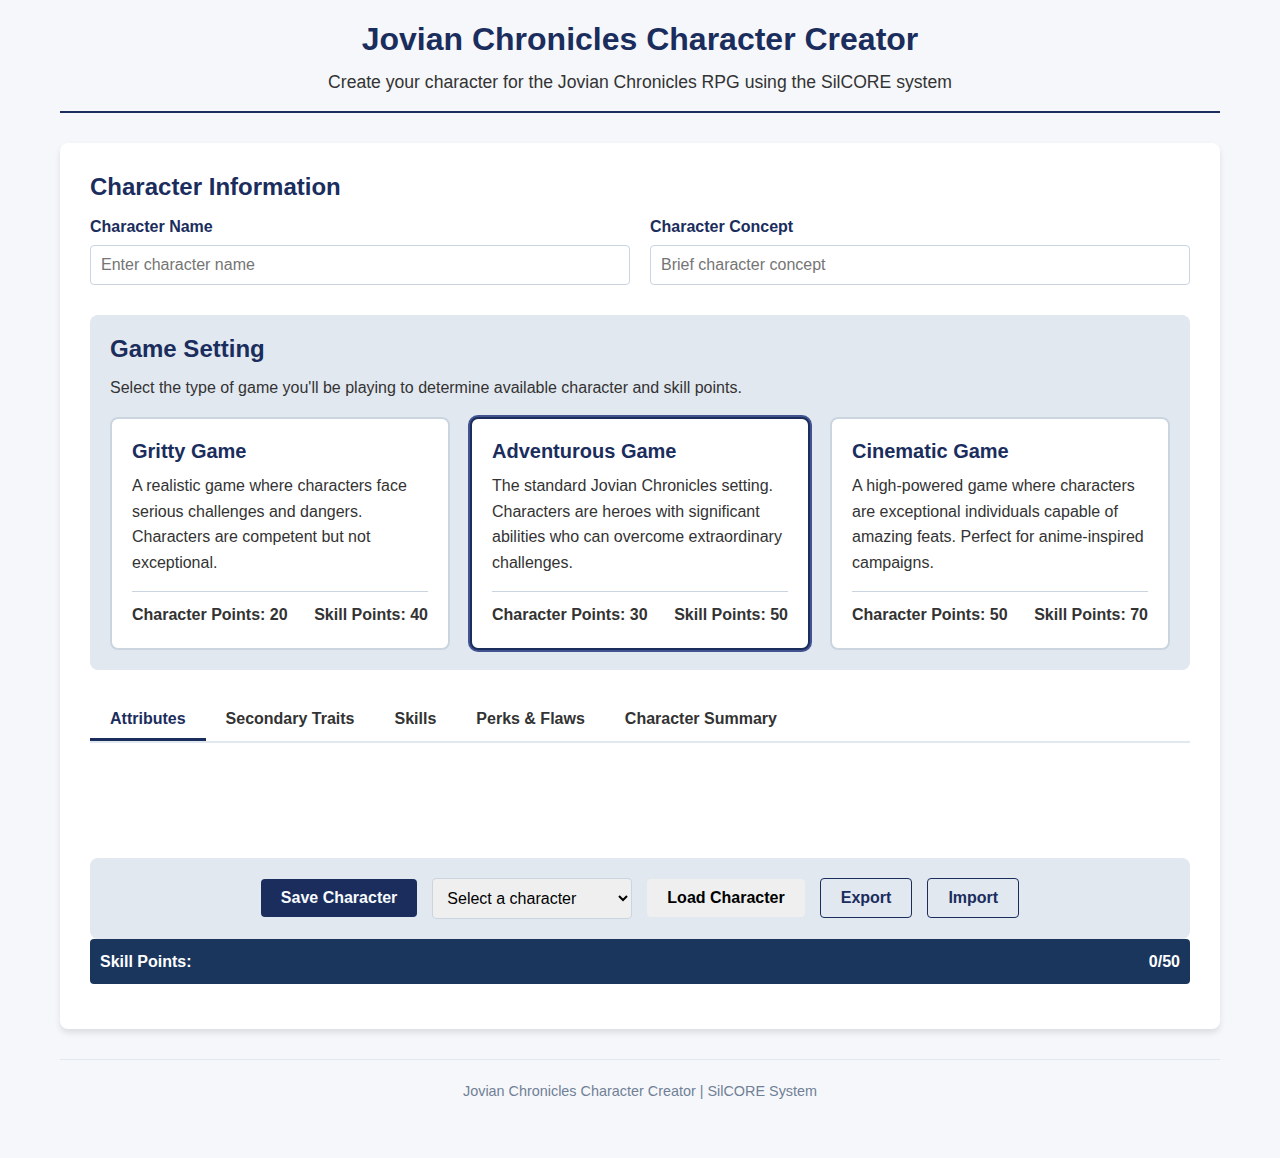
<file: index.html>
<!DOCTYPE html>
<html lang="en">
<head>
    <meta charset="UTF-8">
    <meta name="viewport" content="width=device-width, initial-scale=1.0">
    <title>Jovian Chronicles Character Creator</title>
    
    <!-- Base styles -->
    <link rel="stylesheet" href="css/base.css">
    
    <!-- Component-specific styles -->
    <link rel="stylesheet" href="css/attributesStyles.css">
    <link rel="stylesheet" href="css/skillsStyles.css">
    <link rel="stylesheet" href="css/secondaryTraitsStyles.css">
    <link rel="stylesheet" href="css/perksFlawsStyles.css">
</head>
<body>
    <div class="container">
        <header class="main-header">
            <h1>Jovian Chronicles Character Creator</h1>
            <p>Create your character for the Jovian Chronicles RPG using the SilCORE system</p>
        </header>
        
        <div class="character-sheet">
            <!-- Character Information -->
            <div class="character-info">
                <h2>Character Information</h2>
                <div class="info-row">
                    <div class="info-group">
                        <label for="character-name">Character Name</label>
                        <input type="text" id="character-name" placeholder="Enter character name">
                    </div>
                    <div class="info-group">
                        <label for="character-concept">Character Concept</label>
                        <input type="text" id="character-concept" placeholder="Brief character concept">
                    </div>
                </div>
            </div>
            
            <!-- Game Settings -->
            <div class="game-settings">
                <h2>Game Setting</h2>
                <p>Select the type of game you'll be playing to determine available character and skill points.</p>
                
                <div class="settings-grid">
                    <div class="setting-card" data-setting="gritty">
                        <h3>Gritty Game</h3>
                        <p>A realistic game where characters face serious challenges and dangers. Characters are competent but not exceptional.</p>
                        <div class="point-allocation">
                            <span>Character Points: 20</span>
                            <span>Skill Points: 40</span>
                        </div>
                    </div>
                    
                    <div class="setting-card selected" data-setting="adventurous">
                        <h3>Adventurous Game</h3>
                        <p>The standard Jovian Chronicles setting. Characters are heroes with significant abilities who can overcome extraordinary challenges.</p>
                        <div class="point-allocation">
                            <span>Character Points: 30</span>
                            <span>Skill Points: 50</span>
                        </div>
                    </div>
                    
                    <div class="setting-card" data-setting="cinematic">
                        <h3>Cinematic Game</h3>
                        <p>A high-powered game where characters are exceptional individuals capable of amazing feats. Perfect for anime-inspired campaigns.</p>
                        <div class="point-allocation">
                            <span>Character Points: 50</span>
                            <span>Skill Points: 70</span>
                        </div>
                    </div>
                </div>
            </div>
            
            <!-- Tabs Navigation -->
            <div class="tabs-navigation">
                <button class="tab-button active" data-tab="attributes">Attributes</button>
                <button class="tab-button" data-tab="secondary-traits">Secondary Traits</button>
                <button class="tab-button" data-tab="skills">Skills</button>
                <button class="tab-button" data-tab="perks-flaws">Perks & Flaws</button>
                <button class="tab-button" data-tab="summary">Character Summary</button>
            </div>
            
            <!-- Tab Content -->
            <div class="tab-content">
                <!-- Attributes Tab -->
                <div class="tab-pane active" id="attributes-tab">
                    <div id="attributes-container">
                        <!-- This will be populated by AttributesUI -->
                    </div>
                    <div class="attributes-container">
                        <!-- Attributes UI will be rendered here -->
                    </div>
                </div>
                
                <!-- Secondary Traits Tab -->
                <div class="tab-pane" id="secondary-traits-tab">
                    <div id="secondary-traits-container">
                        <!-- This will be populated by SecondaryTraitsUI -->
                    </div>
                    <div class="secondary-traits-container">
                        <!-- Secondary traits UI will be rendered here -->
                    </div>
                </div>
                
                <!-- Skills Tab -->
                <div class="tab-pane" id="skills-tab">
                    <div id="skills-container">
                        <!-- This will be populated by SkillsUI -->
                    </div>
                    <div class="skills-container">
                        <!-- Skills UI will be rendered here -->
                    </div>
                </div>
                
                <!-- Perks & Flaws Tab -->
                <div class="tab-pane" id="perks-flaws-tab">
                    <div id="perks-flaws-container">
                        <!-- This will be populated by PerksFlawsUI -->
                    </div>
                </div>
                
                <!-- Character Summary Tab -->
                <div class="tab-pane" id="summary-tab">
                    <div id="character-summary-container">
                        <!-- This will be populated with a summary of the character -->
                    </div>
                </div>
            </div>
            
            <!-- Save/Load Section -->
            <div class="save-load-section">
                <button id="save-character" class="button primary">Save Character</button>
                <select id="load-character-select" class="select">
                    <option value="">Select a character</option>
                </select>
                <button id="load-character" class="button">Load Character</button>
                <button id="export-character" class="button secondary">Export</button>
                <button id="import-character" class="button secondary">Import</button>
            </div>
            
            <div class="points-tracker">
                <div>Skill Points:</div>
                <div id="footer-skill-points-display">0/50</div>
            </div>
        </div>
        
        <footer class="main-footer">
            <p>Jovian Chronicles Character Creator | SilCORE System</p>
        </footer>
    </div>
    
    <!-- Main JavaScript -->
    <script type="module" src="js/app.js"></script>
</body>
</html>
</file>
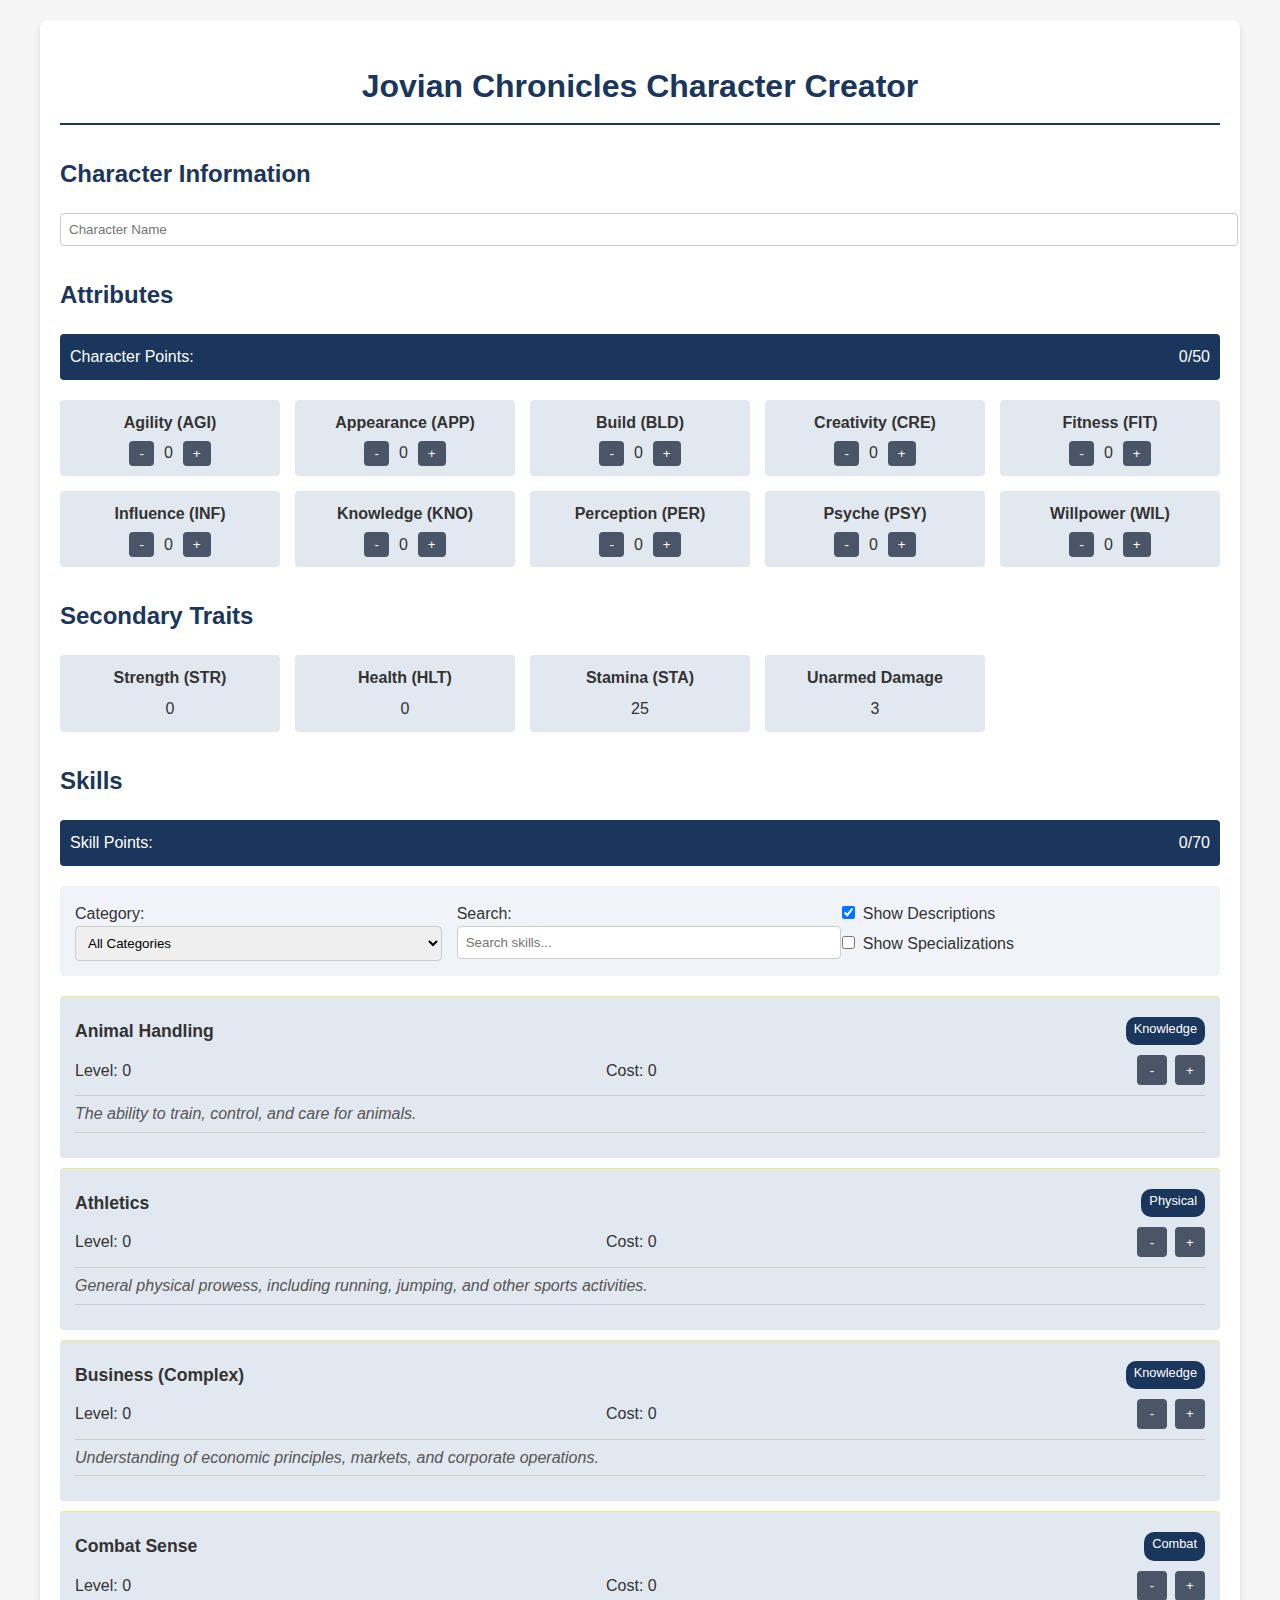
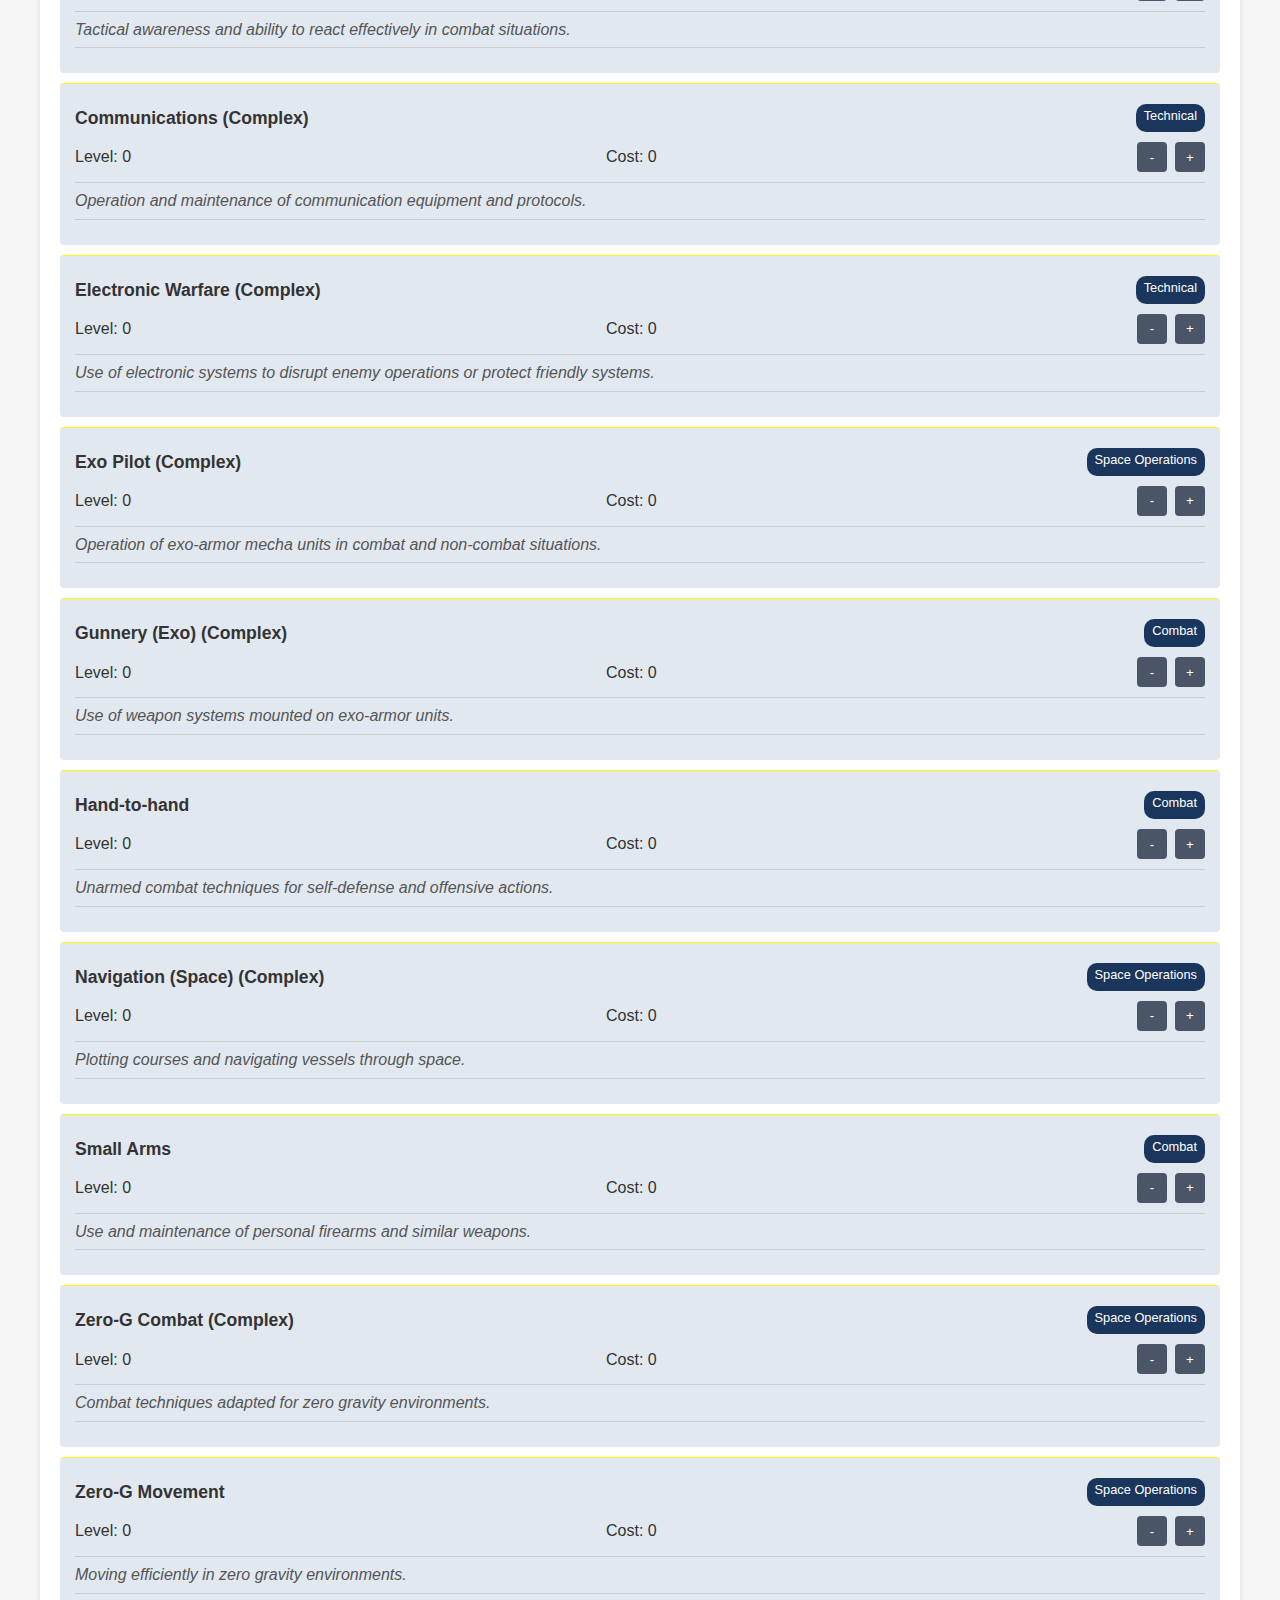
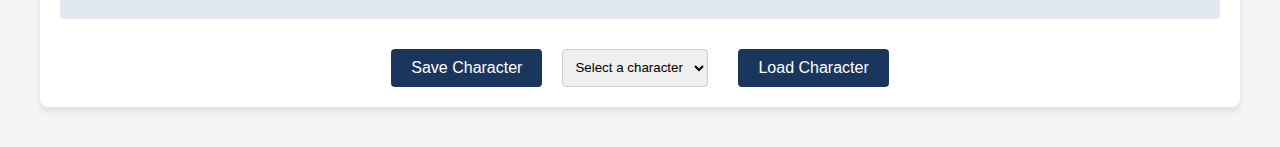
<file: clean.html>
<!DOCTYPE html>
<html lang="en">
<head>
    <meta charset="UTF-8">
    <meta name="viewport" content="width=device-width, initial-scale=1.0">
    <title>Jovian Chronicles Character Creator</title>
    
    <!-- Base Styles -->
    <link rel="stylesheet" href="base-styles.css">
    
    <!-- Skills Module Styles -->
    <link rel="stylesheet" href="skillsStyles.css">
</head>
<body>
    <div class="character-sheet">
        <h1>Jovian Chronicles Character Creator</h1>
        
        <div class="character-info">
            <h2>Character Information</h2>
            <input type="text" id="character-name" placeholder="Character Name" />
        </div>
        
        <div class="section">
            <h2>Attributes</h2>
            <div class="points-tracker">
                <div>Character Points:</div>
                <div id="character-points-used">0/50</div>
            </div>
            
            <div class="attribute-grid">
                <div class="attribute-item">
                    <div class="attribute-name">Agility (AGI)</div>
                    <div class="attribute-controls">
                        <button id="agi-decrease">-</button>
                        <span id="agi-value">0</span>
                        <button id="agi-increase">+</button>
                    </div>
                </div>
                
                <div class="attribute-item">
                    <div class="attribute-name">Appearance (APP)</div>
                    <div class="attribute-controls">
                        <button id="app-decrease">-</button>
                        <span id="app-value">0</span>
                        <button id="app-increase">+</button>
                    </div>
                </div>
                
                <div class="attribute-item">
                    <div class="attribute-name">Build (BLD)</div>
                    <div class="attribute-controls">
                        <button id="bld-decrease">-</button>
                        <span id="bld-value">0</span>
                        <button id="bld-increase">+</button>
                    </div>
                </div>
                
                <div class="attribute-item">
                    <div class="attribute-name">Creativity (CRE)</div>
                    <div class="attribute-controls">
                        <button id="cre-decrease">-</button>
                        <span id="cre-value">0</span>
                        <button id="cre-increase">+</button>
                    </div>
                </div>
                
                <div class="attribute-item">
                    <div class="attribute-name">Fitness (FIT)</div>
                    <div class="attribute-controls">
                        <button id="fit-decrease">-</button>
                        <span id="fit-value">0</span>
                        <button id="fit-increase">+</button>
                    </div>
                </div>
                
                <div class="attribute-item">
                    <div class="attribute-name">Influence (INF)</div>
                    <div class="attribute-controls">
                        <button id="inf-decrease">-</button>
                        <span id="inf-value">0</span>
                        <button id="inf-increase">+</button>
                    </div>
                </div>
                
                <div class="attribute-item">
                    <div class="attribute-name">Knowledge (KNO)</div>
                    <div class="attribute-controls">
                        <button id="kno-decrease">-</button>
                        <span id="kno-value">0</span>
                        <button id="kno-increase">+</button>
                    </div>
                </div>
                
                <div class="attribute-item">
                    <div class="attribute-name">Perception (PER)</div>
                    <div class="attribute-controls">
                        <button id="per-decrease">-</button>
                        <span id="per-value">0</span>
                        <button id="per-increase">+</button>
                    </div>
                </div>
                
                <div class="attribute-item">
                    <div class="attribute-name">Psyche (PSY)</div>
                    <div class="attribute-controls">
                        <button id="psy-decrease">-</button>
                        <span id="psy-value">0</span>
                        <button id="psy-increase">+</button>
                    </div>
                </div>
                
                <div class="attribute-item">
                    <div class="attribute-name">Willpower (WIL)</div>
                    <div class="attribute-controls">
                        <button id="wil-decrease">-</button>
                        <span id="wil-value">0</span>
                        <button id="wil-increase">+</button>
                    </div>
                </div>
            </div>
        </div>
        
        <div class="section">
            <h2>Secondary Traits</h2>
            <div class="secondary-traits-grid">
                <div class="secondary-trait-item">
                    <div class="trait-name">Strength (STR)</div>
                    <div class="trait-value" id="str-value">0</div>
                </div>
                
                <div class="secondary-trait-item">
                    <div class="trait-name">Health (HLT)</div>
                    <div class="trait-value" id="hlt-value">0</div>
                </div>
                
                <div class="secondary-trait-item">
                    <div class="trait-name">Stamina (STA)</div>
                    <div class="trait-value" id="sta-value">25</div>
                </div>
                
                <div class="secondary-trait-item">
                    <div class="trait-name">Unarmed Damage</div>
                    <div class="trait-value" id="unarmeddmg-value">3</div>
                </div>
            </div>
        </div>
        
        <div class="section" id="skills-section">
            <h2>Skills</h2>
            <div class="points-tracker">
                <div>Skill Points:</div>
                <div id="skill-points-used">0/70</div>
            </div>
            
            <div class="skills-controls">
                <div class="filter-container">
                    <label for="skill-category-filter">Category:</label>
                    <select id="skill-category-filter">
                        <option value="All">All Categories</option>
                        <!-- Categories will be populated by JavaScript -->
                    </select>
                </div>
                
                <div class="search-container">
                    <label for="skill-search">Search:</label>
                    <input type="text" id="skill-search" placeholder="Search skills...">
                </div>
                
                <div class="display-options">
                    <label>
                        <input type="checkbox" id="show-descriptions" checked>
                        Show Descriptions
                    </label>
                    <label>
                        <input type="checkbox" id="show-specializations">
                        Show Specializations
                    </label>
                </div>
            </div>
            
            <div class="skill-list" id="skill-list">
                <!-- Skills will be populated by JavaScript -->
            </div>
        </div>
        
        <div class="save-load">
            <button id="save-button">Save Character</button>
            <select id="load-character-select">
                <option value="">Select a character</option>
            </select>
            <button id="load-button">Load Character</button>
        </div>
    </div>
    
    <!-- Main Application Script (using ES modules) -->
    <script type="module" src="app.js"></script>
</body>
</html>
</file>
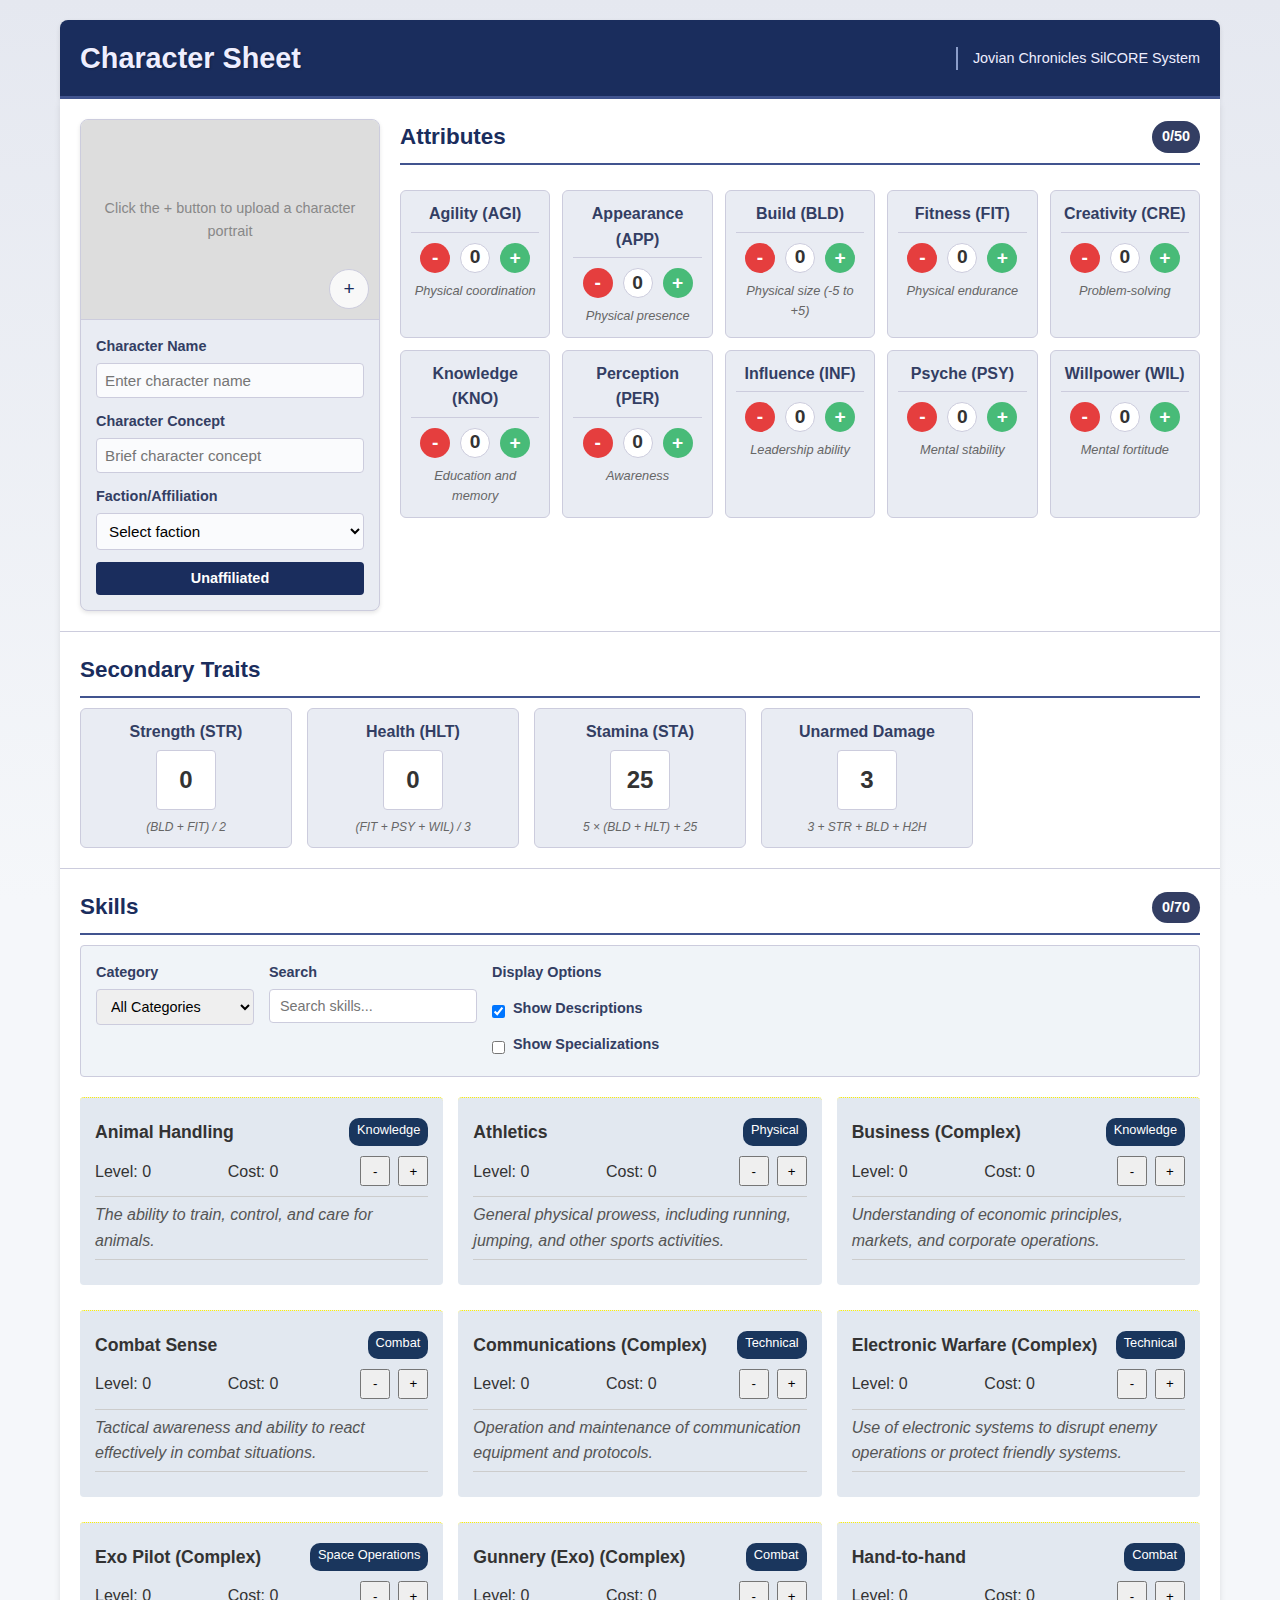
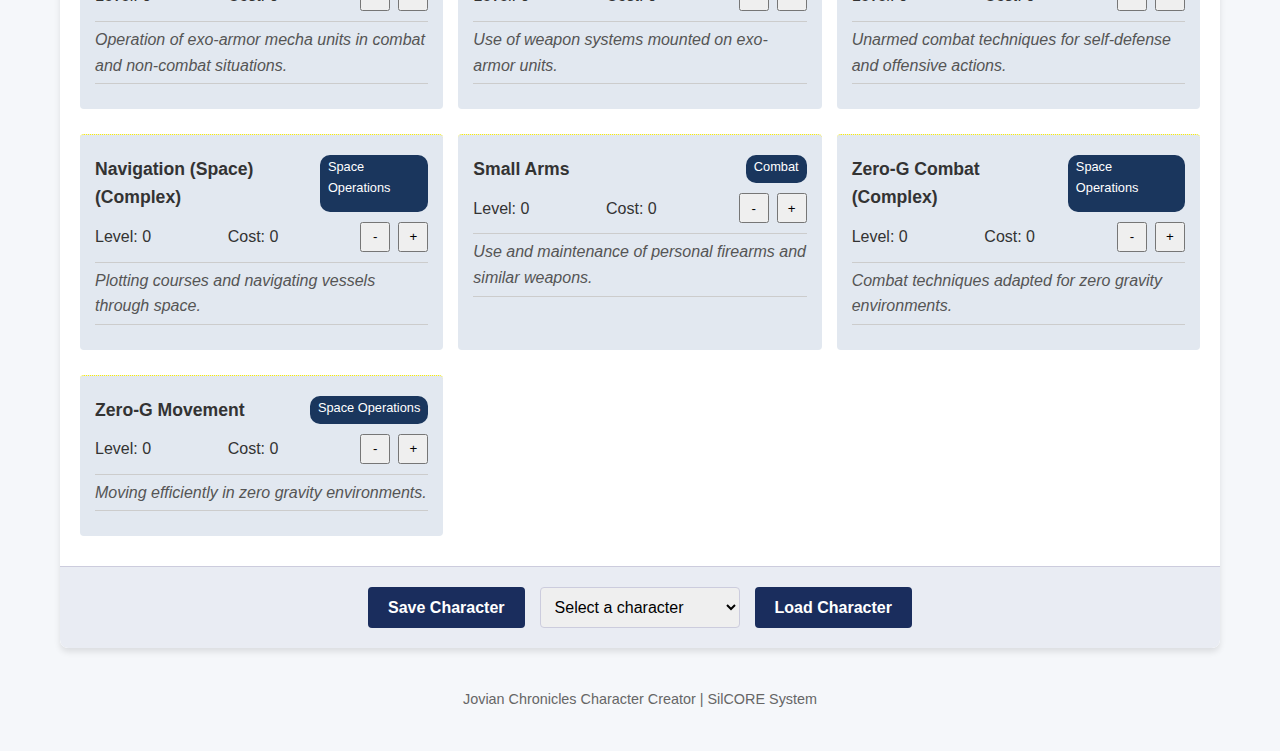
<file: jovian-chronicles-card-ui.html>
<!DOCTYPE html>
<html lang="en">
<head>
    <meta charset="UTF-8">
    <meta name="viewport" content="width=device-width, initial-scale=1.0">
    <title>Jovian Chronicles Character Creator</title>
    <style>
        /* Base Variables */
        :root {
            --primary-color: #1a2d5d;
            --secondary-color: #333e63;
            --accent-color: #41548f;
            --light-accent: #8b9dc9;
            --text-color: #333;
            --light-text: #eef;
            --border-color: #ccd;
            --bg-color: #f5f7fa;
            --card-color: #fff;
            --section-bg: #e9ecf3;
            --hover-color: #354a80;
            --success-color: #48bb78;
            --warning-color: #ed8936;
            --error-color: #e53e3e;
        }
        
        /* Reset & Base Styles */
        * {
            box-sizing: border-box;
            margin: 0;
            padding: 0;
        }
        
        body {
            font-family: 'Arial', 'Helvetica', sans-serif;
            line-height: 1.6;
            color: var(--text-color);
            background-color: var(--bg-color);
            background-image: linear-gradient(to bottom, #e5e8f0, #f5f7fa);
            background-attachment: fixed;
            padding: 0;
            margin: 0;
        }
        
        /* Container */
        .container {
            max-width: 1200px;
            margin: 0 auto;
            padding: 20px;
        }
        
        /* Character Sheet Header */
        .sheet-header {
            background-color: var(--primary-color);
            color: var(--light-text);
            padding: 15px 20px;
            border-radius: 8px 8px 0 0;
            border-bottom: 3px solid var(--accent-color);
            display: flex;
            justify-content: space-between;
            align-items: center;
            box-shadow: 0 2px 5px rgba(0, 0, 0, 0.1);
        }
        
        .sheet-header h1 {
            font-size: 1.8rem;
            margin: 0;
            text-shadow: 1px 1px 2px rgba(0, 0, 0, 0.3);
        }
        
        .sheet-header .game-logo {
            font-size: 0.9rem;
            border-left: 2px solid var(--light-accent);
            padding-left: 15px;
        }
        
        /* Character Sheet */
        .character-sheet {
            background-color: var(--card-color);
            border-radius: 0 0 8px 8px;
            box-shadow: 0 4px 6px rgba(0, 0, 0, 0.1);
            margin-bottom: 20px;
            overflow: hidden;
        }
        
        /* Character Overview Layout */
        .character-overview {
            display: grid;
            grid-template-columns: 300px 1fr;
            gap: 20px;
            padding: 20px;
            border-bottom: 1px solid var(--border-color);
        }
        
        /* Character Card */
        .character-card {
            background-color: var(--section-bg);
            border-radius: 8px;
            box-shadow: 0 2px 4px rgba(0, 0, 0, 0.1);
            overflow: hidden;
            height: 100%;
            border: 1px solid var(--border-color);
            display: flex;
            flex-direction: column;
        }
        
        .character-portrait {
            height: 200px;
            background-color: #ddd;
            position: relative;
            overflow: hidden;
            display: flex;
            align-items: center;
            justify-content: center;
            border-bottom: 1px solid var(--border-color);
        }
        
        .portrait-placeholder {
            color: #888;
            font-size: 0.9rem;
            text-align: center;
            padding: 20px;
        }
        
        .upload-portrait {
            position: absolute;
            bottom: 10px;
            right: 10px;
            background-color: rgba(255, 255, 255, 0.8);
            border-radius: 50%;
            width: 40px;
            height: 40px;
            display: flex;
            align-items: center;
            justify-content: center;
            cursor: pointer;
            border: 1px solid var(--border-color);
            color: var(--primary-color);
            font-size: 1.2rem;
            transition: all 0.2s;
        }
        
        .upload-portrait:hover {
            background-color: white;
            transform: scale(1.05);
        }
        
        .character-card-body {
            padding: 15px;
            flex-grow: 1;
            display: flex;
            flex-direction: column;
            gap: 12px;
        }
        
        .character-card-info-group {
            display: flex;
            flex-direction: column;
            gap: 5px;
        }
        
        .character-card-info-group label {
            font-weight: bold;
            color: var(--secondary-color);
            font-size: 0.9rem;
        }
        
        .character-card-info-group input,
        .character-card-info-group select {
            padding: 8px;
            border: 1px solid var(--border-color);
            border-radius: 4px;
            font-size: 0.95rem;
            background-color: #fafbfd;
        }
        
        .faction-badge {
            margin-top: auto;
            background-color: var(--primary-color);
            color: white;
            padding: 5px 10px;
            border-radius: 4px;
            font-size: 0.9rem;
            text-align: center;
            font-weight: bold;
        }
        
        /* Primary Traits Section */
        .primary-traits {
            display: flex;
            flex-direction: column;
            gap: 15px;
        }
        
        .section-header {
            display: flex;
            justify-content: space-between;
            align-items: center;
            margin-bottom: 10px;
            border-bottom: 2px solid var(--accent-color);
            padding-bottom: 8px;
        }
        
        .section-header h2 {
            color: var(--primary-color);
            font-size: 1.4rem;
            margin: 0;
        }
        
        .section-header .points {
            background-color: var(--secondary-color);
            color: white;
            padding: 4px 10px;
            border-radius: 20px;
            font-size: 0.9rem;
            font-weight: bold;
        }
        
        /* Attribute Grid */
        .attribute-grid {
            display: grid;
            grid-template-columns: repeat(auto-fill, minmax(150px, 1fr));
            gap: 12px;
        }
        
        .attribute-item {
            background-color: var(--section-bg);
            border-radius: 6px;
            padding: 10px;
            position: relative;
            border: 1px solid var(--border-color);
            display: flex;
            flex-direction: column;
        }
        
        .attribute-name {
            font-weight: bold;
            margin-bottom: 10px;
            color: var(--secondary-color);
            text-align: center;
            border-bottom: 1px solid var(--border-color);
            padding-bottom: 5px;
        }
        
        .attribute-controls {
            display: flex;
            align-items: center;
            justify-content: center;
            gap: 10px;
        }
        
        .attribute-value {
            width: 30px;
            height: 30px;
            display: flex;
            align-items: center;
            justify-content: center;
            font-weight: bold;
            font-size: 1.2rem;
            background-color: white;
            border-radius: 50%;
            border: 1px solid var(--border-color);
        }
        
        button.attribute-btn {
            width: 30px;
            height: 30px;
            border-radius: 50%;
            padding: 0;
            font-size: 1.2rem;
            font-weight: bold;
            color: white;
            border: none;
            display: flex;
            align-items: center;
            justify-content: center;
            cursor: pointer;
            transition: background-color 0.2s;
        }
        
        button.dec-btn {
            background-color: var(--error-color);
        }
        
        button.inc-btn {
            background-color: var(--success-color);
        }
        
        button.dec-btn:hover {
            background-color: #c53030;
        }
        
        button.inc-btn:hover {
            background-color: #38a169;
        }
        
        .attribute-description {
            font-size: 0.8rem;
            color: #666;
            text-align: center;
            margin-top: 8px;
            font-style: italic;
        }
        
        /* Sections */
        .section {
            padding: 20px;
            border-bottom: 1px solid var(--border-color);
        }
        
        .section:last-child {
            border-bottom: none;
        }
        
        /* Secondary Traits */
        .secondary-traits-grid {
            display: grid;
            grid-template-columns: repeat(auto-fill, minmax(200px, 1fr));
            gap: 15px;
        }
        
        .trait-item {
            background-color: var(--section-bg);
            border-radius: 6px;
            padding: 10px;
            border: 1px solid var(--border-color);
            display: flex;
            flex-direction: column;
            align-items: center;
        }
        
        .trait-name {
            font-weight: bold;
            color: var(--secondary-color);
            margin-bottom: 5px;
        }
        
        .trait-value {
            font-size: 1.5rem;
            font-weight: bold;
            padding: 10px 15px;
            background-color: white;
            border-radius: 4px;
            border: 1px solid var(--border-color);
            min-width: 60px;
            text-align: center;
        }
        
        .trait-formula {
            font-size: 0.75rem;
            color: #666;
            margin-top: 8px;
            font-style: italic;
        }
        
        /* Skills Section */
        .skills-controls {
            background-color: var(--section-bg);
            border-radius: 6px;
            padding: 15px;
            display: grid;
            grid-template-columns: repeat(auto-fill, minmax(200px, 1fr));
            gap: 15px;
            margin-bottom: 20px;
            border: 1px solid var(--border-color);
        }
        
        .filter-group label,
        .option-group label {
            display: block;
            font-weight: bold;
            margin-bottom: 5px;
            color: var(--secondary-color);
            font-size: 0.9rem;
        }
        
        .filter-group select,
        .filter-group input {
            width: 100%;
            padding: 8px 10px;
            border: 1px solid var(--border-color);
            border-radius: 4px;
            font-size: 0.9rem;
        }
        
        .option-group {
            display: flex;
            flex-direction: column;
            gap: 8px;
        }
        
        .checkbox-group {
            display: flex;
            align-items: center;
            gap: 8px;
        }
        
        .checkbox-group input {
            margin: 0;
        }
        
        /* Skill List (now uses styles from skillsStyles.css) */
        .skill-list {
            display: grid;
            grid-template-columns: repeat(auto-fill, minmax(300px, 1fr));
            gap: 15px;
        }
        
        /* Save/Load Section */
        .save-load-section {
            display: flex;
            justify-content: center;
            gap: 15px;
            padding: 20px;
            background-color: var(--section-bg);
            border-radius: 0 0 8px 8px;
        }
        
        .button-primary {
            background-color: var(--primary-color);
            color: white;
            border: none;
            border-radius: 4px;
            padding: 10px 20px;
            font-size: 1rem;
            font-weight: bold;
            cursor: pointer;
            transition: background-color 0.2s;
        }
        
        .button-primary:hover {
            background-color: var(--hover-color);
        }
        
        .select-character {
            padding: 10px;
            border: 1px solid var(--border-color);
            border-radius: 4px;
            font-size: 1rem;
            min-width: 200px;
        }
        
        /* Footer */
        .footer {
            text-align: center;
            padding: 20px;
            font-size: 0.9rem;
            color: #666;
        }
        
        /* Media Queries */
        @media (max-width: 900px) {
            .character-overview {
                grid-template-columns: 1fr;
            }
            
            .character-card {
                max-width: 100%;
            }
        }
        
        @media (max-width: 768px) {
            .container {
                padding: 10px;
            }
            
            .sheet-header {
                flex-direction: column;
                align-items: flex-start;
                gap: 10px;
            }
            
            .sheet-header .game-logo {
                border-left: none;
                padding-left: 0;
                border-top: 1px solid var(--light-accent);
                padding-top: 10px;
                width: 100%;
            }
            
            .attribute-grid,
            .secondary-traits-grid,
            .skills-controls,
            .skill-list {
                grid-template-columns: 1fr;
            }
            
            .section {
                padding: 15px;
            }
            
            .section-header {
                flex-direction: column;
                align-items: flex-start;
                gap: 5px;
            }
            
            .save-load-section {
                flex-direction: column;
                align-items: center;
            }
            
            .select-character {
                width: 100%;
            }
        }
    </style>
    <!-- Include the skills styles -->
    <link rel="stylesheet" href="skillsStyles.css">
</head>
<body>
    <div class="container">
        <div class="sheet-header">
            <h1>Character Sheet</h1>
            <div class="game-logo">Jovian Chronicles SilCORE System</div>
        </div>
        
        <div class="character-sheet">
            <!-- Character Overview with Card Layout -->
            <div class="character-overview">
                <!-- Character Card -->
                <div class="character-card">
                    <div class="character-portrait">
                        <div class="portrait-placeholder">
                            Click the + button to upload a character portrait
                        </div>
                        <div class="upload-portrait" id="upload-portrait-btn">+</div>
                    </div>
                    <div class="character-card-body">
                        <div class="character-card-info-group">
                            <label for="character-name">Character Name</label>
                            <input type="text" id="character-name" placeholder="Enter character name">
                        </div>
                        
                        <div class="character-card-info-group">
                            <label for="character-concept">Character Concept</label>
                            <input type="text" id="character-concept" placeholder="Brief character concept">
                        </div>
                        
                        <div class="character-card-info-group">
                            <label for="character-faction">Faction/Affiliation</label>
                            <select id="character-faction">
                                <option value="">Select faction</option>
                                <option value="jovian">Jovian Confederacy</option>
                                <option value="cisbel">CEGA (Earth/Moon)</option>
                                <option value="venusian">Venusian Bank</option>
                                <option value="mercurian">Mercurian Republic</option>
                                <option value="other">Other/Independent</option>
                            </select>
                        </div>
                        
                        <div class="faction-badge" id="faction-badge">
                            Unaffiliated
                        </div>
                    </div>
                </div>
                
                <!-- Primary Traits -->
                <div class="primary-traits">
                    <div class="section-header">
                        <h2>Attributes</h2>
                        <div class="points" id="character-points-used">0/50 Points</div>
                    </div>
                    
                    <div class="attribute-grid">
                        <!-- Physical Attributes -->
                        <div class="attribute-item">
                            <div class="attribute-name">Agility (AGI)</div>
                            <div class="attribute-controls">
                                <button class="attribute-btn dec-btn" id="agi-decrease">-</button>
                                <div class="attribute-value" id="agi-value">0</div>
                                <button class="attribute-btn inc-btn" id="agi-increase">+</button>
                            </div>
                            <div class="attribute-description">Physical coordination</div>
                        </div>
                        
                        <div class="attribute-item">
                            <div class="attribute-name">Appearance (APP)</div>
                            <div class="attribute-controls">
                                <button class="attribute-btn dec-btn" id="app-decrease">-</button>
                                <div class="attribute-value" id="app-value">0</div>
                                <button class="attribute-btn inc-btn" id="app-increase">+</button>
                            </div>
                            <div class="attribute-description">Physical presence</div>
                        </div>
                        
                        <div class="attribute-item">
                            <div class="attribute-name">Build (BLD)</div>
                            <div class="attribute-controls">
                                <button class="attribute-btn dec-btn" id="bld-decrease">-</button>
                                <div class="attribute-value" id="bld-value">0</div>
                                <button class="attribute-btn inc-btn" id="bld-increase">+</button>
                            </div>
                            <div class="attribute-description">Physical size (-5 to +5)</div>
                        </div>
                        
                        <div class="attribute-item">
                            <div class="attribute-name">Fitness (FIT)</div>
                            <div class="attribute-controls">
                                <button class="attribute-btn dec-btn" id="fit-decrease">-</button>
                                <div class="attribute-value" id="fit-value">0</div>
                                <button class="attribute-btn inc-btn" id="fit-increase">+</button>
                            </div>
                            <div class="attribute-description">Physical endurance</div>
                        </div>
                        
                        <!-- Mental Attributes -->
                        <div class="attribute-item">
                            <div class="attribute-name">Creativity (CRE)</div>
                            <div class="attribute-controls">
                                <button class="attribute-btn dec-btn" id="cre-decrease">-</button>
                                <div class="attribute-value" id="cre-value">0</div>
                                <button class="attribute-btn inc-btn" id="cre-increase">+</button>
                            </div>
                            <div class="attribute-description">Problem-solving</div>
                        </div>
                        
                        <div class="attribute-item">
                            <div class="attribute-name">Knowledge (KNO)</div>
                            <div class="attribute-controls">
                                <button class="attribute-btn dec-btn" id="kno-decrease">-</button>
                                <div class="attribute-value" id="kno-value">0</div>
                                <button class="attribute-btn inc-btn" id="kno-increase">+</button>
                            </div>
                            <div class="attribute-description">Education and memory</div>
                        </div>
                        
                        <div class="attribute-item">
                            <div class="attribute-name">Perception (PER)</div>
                            <div class="attribute-controls">
                                <button class="attribute-btn dec-btn" id="per-decrease">-</button>
                                <div class="attribute-value" id="per-value">0</div>
                                <button class="attribute-btn inc-btn" id="per-increase">+</button>
                            </div>
                            <div class="attribute-description">Awareness</div>
                        </div>
                        
                        <!-- Social Attributes -->
                        <div class="attribute-item">
                            <div class="attribute-name">Influence (INF)</div>
                            <div class="attribute-controls">
                                <button class="attribute-btn dec-btn" id="inf-decrease">-</button>
                                <div class="attribute-value" id="inf-value">0</div>
                                <button class="attribute-btn inc-btn" id="inf-increase">+</button>
                            </div>
                            <div class="attribute-description">Leadership ability</div>
                        </div>
                        
                        <!-- Psychological Attributes -->
                        <div class="attribute-item">
                            <div class="attribute-name">Psyche (PSY)</div>
                            <div class="attribute-controls">
                                <button class="attribute-btn dec-btn" id="psy-decrease">-</button>
                                <div class="attribute-value" id="psy-value">0</div>
                                <button class="attribute-btn inc-btn" id="psy-increase">+</button>
                            </div>
                            <div class="attribute-description">Mental stability</div>
                        </div>
                        
                        <div class="attribute-item">
                            <div class="attribute-name">Willpower (WIL)</div>
                            <div class="attribute-controls">
                                <button class="attribute-btn dec-btn" id="wil-decrease">-</button>
                                <div class="attribute-value" id="wil-value">0</div>
                                <button class="attribute-btn inc-btn" id="wil-increase">+</button>
                            </div>
                            <div class="attribute-description">Mental fortitude</div>
                        </div>
                    </div>
                </div>
            </div>
            
            <!-- Secondary Traits Section -->
            <div class="section">
                <div class="section-header">
                    <h2>Secondary Traits</h2>
                </div>
                
                <div class="secondary-traits-grid">
                    <div class="trait-item">
                        <div class="trait-name">Strength (STR)</div>
                        <div class="trait-value" id="str-value">0</div>
                        <div class="trait-formula">(BLD + FIT) / 2</div>
                    </div>
                    
                    <div class="trait-item">
                        <div class="trait-name">Health (HLT)</div>
                        <div class="trait-value" id="hlt-value">0</div>
                        <div class="trait-formula">(FIT + PSY + WIL) / 3</div>
                    </div>
                    
                    <div class="trait-item">
                        <div class="trait-name">Stamina (STA)</div>
                        <div class="trait-value" id="sta-value">25</div>
                        <div class="trait-formula">5 × (BLD + HLT) + 25</div>
                    </div>
                    
                    <div class="trait-item">
                        <div class="trait-name">Unarmed Damage</div>
                        <div class="trait-value" id="unarmeddmg-value">3</div>
                        <div class="trait-formula">3 + STR + BLD + H2H</div>
                    </div>
                </div>
            </div>
            
            <!-- Skills Section -->
            <div class="section" id="skills-section">
                <div class="section-header">
                    <h2>Skills</h2>
                    <div class="points" id="skill-points-used">0/70 Points</div>
                </div>
                
                <div class="skills-controls">
                    <div class="filter-group">
                        <label for="skill-category-filter">Category</label>
                        <select id="skill-category-filter">
                            <option value="All">All Categories</option>
                            <!-- Categories will be populated by JavaScript -->
                        </select>
                    </div>
                    
                    <div class="filter-group">
                        <label for="skill-search">Search</label>
                        <input type="text" id="skill-search" placeholder="Search skills...">
                    </div>
                    
                    <div class="option-group">
                        <label>Display Options</label>
                        <div class="checkbox-group">
                            <input type="checkbox" id="show-descriptions" checked>
                            <label for="show-descriptions">Show Descriptions</label>
                        </div>
                        <div class="checkbox-group">
                            <input type="checkbox" id="show-specializations">
                            <label for="show-specializations">Show Specializations</label>
                        </div>
                    </div>
                </div>
                
                <div class="skill-list" id="skill-list">
                    <!-- Skills will be populated by JavaScript -->
                </div>
            </div>
            
            <!-- Save/Load Section -->
            <div class="save-load-section">
                <button class="button-primary" id="save-button">Save Character</button>
                <select class="select-character" id="load-character-select">
                    <option value="">Select a character</option>
                </select>
                <button class="button-primary" id="load-button">Load Character</button>
            </div>
        </div>
        
        <div class="footer">
            Jovian Chronicles Character Creator | SilCORE System
        </div>
    </div>
    
    <!-- Main Application Script (using ES modules) -->
    <script type="module" src="app.js"></script>
</body>
</html>
</file>
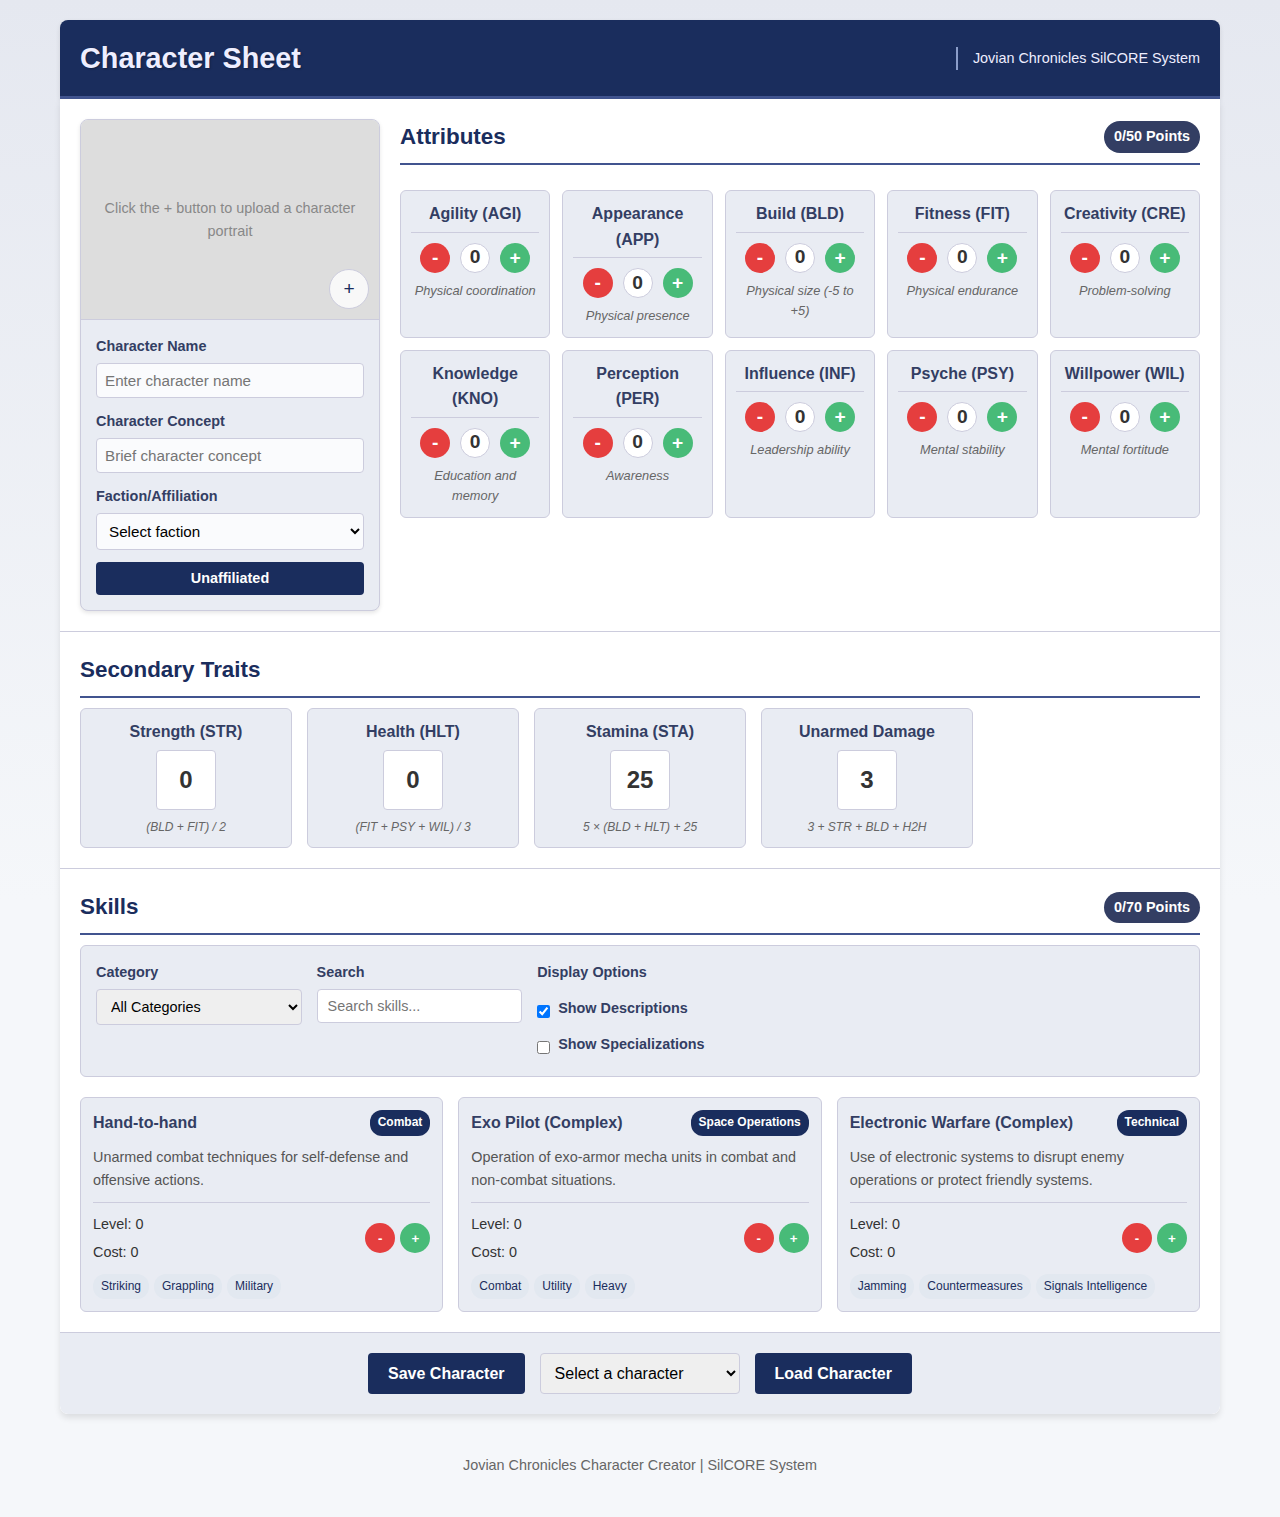
<file: sheet.html>
<!DOCTYPE html>
<html lang="en">
<head>
    <meta charset="UTF-8">
    <meta name="viewport" content="width=device-width, initial-scale=1.0">
    <title>Jovian Chronicles Character Sheet</title>
    <style>
        /* Base Variables */
        :root {
            --primary-color: #1a2d5d;
            --secondary-color: #333e63;
            --accent-color: #41548f;
            --light-accent: #8b9dc9;
            --text-color: #333;
            --light-text: #eef;
            --border-color: #ccd;
            --bg-color: #f5f7fa;
            --card-color: #fff;
            --section-bg: #e9ecf3;
            --hover-color: #354a80;
            --success-color: #48bb78;
            --warning-color: #ed8936;
            --error-color: #e53e3e;
        }
        
        /* Reset & Base Styles */
        * {
            box-sizing: border-box;
            margin: 0;
            padding: 0;
        }
        
        body {
            font-family: 'Arial', 'Helvetica', sans-serif;
            line-height: 1.6;
            color: var(--text-color);
            background-color: var(--bg-color);
            background-image: linear-gradient(to bottom, #e5e8f0, #f5f7fa);
            background-attachment: fixed;
            padding: 0;
            margin: 0;
        }
        
        /* Container */
        .container {
            max-width: 1200px;
            margin: 0 auto;
            padding: 20px;
        }
        
        /* Character Sheet Header */
        .sheet-header {
            background-color: var(--primary-color);
            color: var(--light-text);
            padding: 15px 20px;
            border-radius: 8px 8px 0 0;
            border-bottom: 3px solid var(--accent-color);
            display: flex;
            justify-content: space-between;
            align-items: center;
            box-shadow: 0 2px 5px rgba(0, 0, 0, 0.1);
        }
        
        .sheet-header h1 {
            font-size: 1.8rem;
            margin: 0;
            text-shadow: 1px 1px 2px rgba(0, 0, 0, 0.3);
        }
        
        .sheet-header .game-logo {
            font-size: 0.9rem;
            border-left: 2px solid var(--light-accent);
            padding-left: 15px;
        }
        
        /* Character Sheet */
        .character-sheet {
            background-color: var(--card-color);
            border-radius: 0 0 8px 8px;
            box-shadow: 0 4px 6px rgba(0, 0, 0, 0.1);
            margin-bottom: 20px;
            overflow: hidden;
        }
        
        /* Character Overview Layout */
        .character-overview {
            display: grid;
            grid-template-columns: 300px 1fr;
            gap: 20px;
            padding: 20px;
            border-bottom: 1px solid var(--border-color);
        }
        
        /* Character Card */
        .character-card {
            background-color: var(--section-bg);
            border-radius: 8px;
            box-shadow: 0 2px 4px rgba(0, 0, 0, 0.1);
            overflow: hidden;
            height: 100%;
            border: 1px solid var(--border-color);
            display: flex;
            flex-direction: column;
        }
        
        .character-portrait {
            height: 200px;
            background-color: #ddd;
            position: relative;
            overflow: hidden;
            display: flex;
            align-items: center;
            justify-content: center;
            border-bottom: 1px solid var(--border-color);
        }
        
        .portrait-placeholder {
            color: #888;
            font-size: 0.9rem;
            text-align: center;
            padding: 20px;
        }
        
        .upload-portrait {
            position: absolute;
            bottom: 10px;
            right: 10px;
            background-color: rgba(255, 255, 255, 0.8);
            border-radius: 50%;
            width: 40px;
            height: 40px;
            display: flex;
            align-items: center;
            justify-content: center;
            cursor: pointer;
            border: 1px solid var(--border-color);
            color: var(--primary-color);
            font-size: 1.2rem;
            transition: all 0.2s;
        }
        
        .upload-portrait:hover {
            background-color: white;
            transform: scale(1.05);
        }
        
        .character-card-body {
            padding: 15px;
            flex-grow: 1;
            display: flex;
            flex-direction: column;
            gap: 12px;
        }
        
        .character-card-info-group {
            display: flex;
            flex-direction: column;
            gap: 5px;
        }
        
        .character-card-info-group label {
            font-weight: bold;
            color: var(--secondary-color);
            font-size: 0.9rem;
        }
        
        .character-card-info-group input,
        .character-card-info-group select {
            padding: 8px;
            border: 1px solid var(--border-color);
            border-radius: 4px;
            font-size: 0.95rem;
            background-color: #fafbfd;
        }
        
        .faction-badge {
            margin-top: auto;
            background-color: var(--primary-color);
            color: white;
            padding: 5px 10px;
            border-radius: 4px;
            font-size: 0.9rem;
            text-align: center;
            font-weight: bold;
        }
        
        /* Primary Traits Section */
        .primary-traits {
            display: flex;
            flex-direction: column;
            gap: 15px;
        }
        
        .section-header {
            display: flex;
            justify-content: space-between;
            align-items: center;
            margin-bottom: 10px;
            border-bottom: 2px solid var(--accent-color);
            padding-bottom: 8px;
        }
        
        .section-header h2 {
            color: var(--primary-color);
            font-size: 1.4rem;
            margin: 0;
        }
        
        .section-header .points {
            background-color: var(--secondary-color);
            color: white;
            padding: 4px 10px;
            border-radius: 20px;
            font-size: 0.9rem;
            font-weight: bold;
        }
        
        /* Attribute Grid */
        .attribute-grid {
            display: grid;
            grid-template-columns: repeat(auto-fill, minmax(150px, 1fr));
            gap: 12px;
        }
        
        .attribute-item {
            background-color: var(--section-bg);
            border-radius: 6px;
            padding: 10px;
            position: relative;
            border: 1px solid var(--border-color);
            display: flex;
            flex-direction: column;
        }
        
        .attribute-name {
            font-weight: bold;
            margin-bottom: 10px;
            color: var(--secondary-color);
            text-align: center;
            border-bottom: 1px solid var(--border-color);
            padding-bottom: 5px;
        }
        
        .attribute-controls {
            display: flex;
            align-items: center;
            justify-content: center;
            gap: 10px;
        }
        
        .attribute-value {
            width: 30px;
            height: 30px;
            display: flex;
            align-items: center;
            justify-content: center;
            font-weight: bold;
            font-size: 1.2rem;
            background-color: white;
            border-radius: 50%;
            border: 1px solid var(--border-color);
        }
        
        button.attribute-btn {
            width: 30px;
            height: 30px;
            border-radius: 50%;
            padding: 0;
            font-size: 1.2rem;
            font-weight: bold;
            color: white;
            border: none;
            display: flex;
            align-items: center;
            justify-content: center;
            cursor: pointer;
            transition: background-color 0.2s;
        }
        
        button.dec-btn {
            background-color: var(--error-color);
        }
        
        button.inc-btn {
            background-color: var(--success-color);
        }
        
        button.dec-btn:hover {
            background-color: #c53030;
        }
        
        button.inc-btn:hover {
            background-color: #38a169;
        }
        
        .attribute-description {
            font-size: 0.8rem;
            color: #666;
            text-align: center;
            margin-top: 8px;
            font-style: italic;
        }
        
        /* Sections */
        .section {
            padding: 20px;
            border-bottom: 1px solid var(--border-color);
        }
        
        .section:last-child {
            border-bottom: none;
        }
        
        /* Secondary Traits */
        .secondary-traits-grid {
            display: grid;
            grid-template-columns: repeat(auto-fill, minmax(200px, 1fr));
            gap: 15px;
        }
        
        .trait-item {
            background-color: var(--section-bg);
            border-radius: 6px;
            padding: 10px;
            border: 1px solid var(--border-color);
            display: flex;
            flex-direction: column;
            align-items: center;
        }
        
        .trait-name {
            font-weight: bold;
            color: var(--secondary-color);
            margin-bottom: 5px;
        }
        
        .trait-value {
            font-size: 1.5rem;
            font-weight: bold;
            padding: 10px 15px;
            background-color: white;
            border-radius: 4px;
            border: 1px solid var(--border-color);
            min-width: 60px;
            text-align: center;
        }
        
        .trait-formula {
            font-size: 0.75rem;
            color: #666;
            margin-top: 8px;
            font-style: italic;
        }
        
        /* Skills Section */
        .skills-controls {
            background-color: var(--section-bg);
            border-radius: 6px;
            padding: 15px;
            display: grid;
            grid-template-columns: repeat(auto-fill, minmax(200px, 1fr));
            gap: 15px;
            margin-bottom: 20px;
            border: 1px solid var(--border-color);
        }
        
        .filter-group label,
        .option-group label {
            display: block;
            font-weight: bold;
            margin-bottom: 5px;
            color: var(--secondary-color);
            font-size: 0.9rem;
        }
        
        .filter-group select,
        .filter-group input {
            width: 100%;
            padding: 8px 10px;
            border: 1px solid var(--border-color);
            border-radius: 4px;
            font-size: 0.9rem;
        }
        
        .option-group {
            display: flex;
            flex-direction: column;
            gap: 8px;
        }
        
        .checkbox-group {
            display: flex;
            align-items: center;
            gap: 8px;
        }
        
        .checkbox-group input {
            margin: 0;
        }
        
        .skill-list {
            display: grid;
            grid-template-columns: repeat(auto-fill, minmax(300px, 1fr));
            gap: 15px;
        }
        
        .skill-item {
            background-color: var(--section-bg);
            border-radius: 6px;
            padding: 12px;
            border: 1px solid var(--border-color);
            transition: transform 0.2s, box-shadow 0.2s;
        }
        
        .skill-item:hover {
            transform: translateY(-2px);
            box-shadow: 0 4px 6px rgba(0, 0, 0, 0.1);
        }
        
        .skill-header {
            display: flex;
            justify-content: space-between;
            align-items: center;
            margin-bottom: 10px;
        }
        
        .skill-name {
            font-weight: bold;
            color: var(--secondary-color);
        }
        
        .skill-category {
            background-color: var(--primary-color);
            color: white;
            padding: 3px 8px;
            border-radius: 12px;
            font-size: 0.75rem;
            font-weight: bold;
        }
        
        .skill-description {
            font-size: 0.9rem;
            color: #555;
            margin-bottom: 10px;
            padding-bottom: 10px;
            border-bottom: 1px solid var(--border-color);
        }
        
        .skill-footer {
            display: flex;
            justify-content: space-between;
            align-items: center;
        }
        
        .skill-level-info {
            display: flex;
            flex-direction: column;
            gap: 5px;
        }
        
        .skill-level, .skill-cost {
            font-size: 0.9rem;
        }
        
        .skill-controls {
            display: flex;
            gap: 5px;
        }
        
        .skill-controls button {
            width: 30px;
            height: 30px;
            border-radius: 50%;
            display: flex;
            align-items: center;
            justify-content: center;
            font-weight: bold;
            border: none;
            cursor: pointer;
            color: white;
        }
        
        .skill-controls .dec-btn {
            background-color: var(--error-color);
        }
        
        .skill-controls .inc-btn {
            background-color: var(--success-color);
        }
        
        .specializations {
            margin-top: 10px;
            display: flex;
            flex-wrap: wrap;
            gap: 5px;
        }
        
        .specialization {
            background-color: #e2e8f0;
            color: var(--primary-color);
            padding: 3px 8px;
            border-radius: 12px;
            font-size: 0.75rem;
        }
        
        /* Save/Load Section */
        .save-load-section {
            display: flex;
            justify-content: center;
            gap: 15px;
            padding: 20px;
            background-color: var(--section-bg);
            border-radius: 0 0 8px 8px;
        }
        
        .button-primary {
            background-color: var(--primary-color);
            color: white;
            border: none;
            border-radius: 4px;
            padding: 10px 20px;
            font-size: 1rem;
            font-weight: bold;
            cursor: pointer;
            transition: background-color 0.2s;
        }
        
        .button-primary:hover {
            background-color: var(--hover-color);
        }
        
        .select-character {
            padding: 10px;
            border: 1px solid var(--border-color);
            border-radius: 4px;
            font-size: 1rem;
            min-width: 200px;
        }
        
        /* Footer */
        .footer {
            text-align: center;
            padding: 20px;
            font-size: 0.9rem;
            color: #666;
        }
        
        /* Media Queries */
        @media (max-width: 900px) {
            .character-overview {
                grid-template-columns: 1fr;
            }
            
            .character-card {
                max-width: 100%;
            }
        }
        
        @media (max-width: 768px) {
            .container {
                padding: 10px;
            }
            
            .sheet-header {
                flex-direction: column;
                align-items: flex-start;
                gap: 10px;
            }
            
            .sheet-header .game-logo {
                border-left: none;
                padding-left: 0;
                border-top: 1px solid var(--light-accent);
                padding-top: 10px;
                width: 100%;
            }
            
            .attribute-grid,
            .secondary-traits-grid,
            .skills-controls,
            .skill-list {
                grid-template-columns: 1fr;
            }
            
            .section {
                padding: 15px;
            }
            
            .section-header {
                flex-direction: column;
                align-items: flex-start;
                gap: 5px;
            }
            
            .save-load-section {
                flex-direction: column;
                align-items: center;
            }
            
            .select-character {
                width: 100%;
            }
        }
    </style>
</head>
<body>
    <div class="container">
        <div class="sheet-header">
            <h1>Character Sheet</h1>
            <div class="game-logo">Jovian Chronicles SilCORE System</div>
        </div>
        
        <div class="character-sheet">
            <!-- Character Overview with Card Layout -->
            <div class="character-overview">
                <!-- Character Card -->
                <div class="character-card">
                    <div class="character-portrait">
                        <div class="portrait-placeholder">
                            Click the + button to upload a character portrait
                        </div>
                        <div class="upload-portrait">+</div>
                    </div>
                    <div class="character-card-body">
                        <div class="character-card-info-group">
                            <label for="character-name">Character Name</label>
                            <input type="text" id="character-name" placeholder="Enter character name">
                        </div>
                        
                        <div class="character-card-info-group">
                            <label for="character-concept">Character Concept</label>
                            <input type="text" id="character-concept" placeholder="Brief character concept">
                        </div>
                        
                        <div class="character-card-info-group">
                            <label for="character-faction">Faction/Affiliation</label>
                            <select id="character-faction">
                                <option value="">Select faction</option>
                                <option value="jovian">Jovian Confederacy</option>
                                <option value="cisbel">CEGA (Earth/Moon)</option>
                                <option value="venusian">Venusian Bank</option>
                                <option value="mercurian">Mercurian Republic</option>
                                <option value="other">Other/Independent</option>
                            </select>
                        </div>
                        
                        <div class="faction-badge">
                            Unaffiliated
                        </div>
                    </div>
                </div>
                
                <!-- Primary Traits -->
                <div class="primary-traits">
                    <div class="section-header">
                        <h2>Attributes</h2>
                        <div class="points">0/50 Points</div>
                    </div>
                    
                    <div class="attribute-grid">
                        <!-- Physical Attributes -->
                        <div class="attribute-item">
                            <div class="attribute-name">Agility (AGI)</div>
                            <div class="attribute-controls">
                                <button class="attribute-btn dec-btn">-</button>
                                <div class="attribute-value">0</div>
                                <button class="attribute-btn inc-btn">+</button>
                            </div>
                            <div class="attribute-description">Physical coordination</div>
                        </div>
                        
                        <div class="attribute-item">
                            <div class="attribute-name">Appearance (APP)</div>
                            <div class="attribute-controls">
                                <button class="attribute-btn dec-btn">-</button>
                                <div class="attribute-value">0</div>
                                <button class="attribute-btn inc-btn">+</button>
                            </div>
                            <div class="attribute-description">Physical presence</div>
                        </div>
                        
                        <div class="attribute-item">
                            <div class="attribute-name">Build (BLD)</div>
                            <div class="attribute-controls">
                                <button class="attribute-btn dec-btn">-</button>
                                <div class="attribute-value">0</div>
                                <button class="attribute-btn inc-btn">+</button>
                            </div>
                            <div class="attribute-description">Physical size (-5 to +5)</div>
                        </div>
                        
                        <div class="attribute-item">
                            <div class="attribute-name">Fitness (FIT)</div>
                            <div class="attribute-controls">
                                <button class="attribute-btn dec-btn">-</button>
                                <div class="attribute-value">0</div>
                                <button class="attribute-btn inc-btn">+</button>
                            </div>
                            <div class="attribute-description">Physical endurance</div>
                        </div>
                        
                        <!-- Mental Attributes -->
                        <div class="attribute-item">
                            <div class="attribute-name">Creativity (CRE)</div>
                            <div class="attribute-controls">
                                <button class="attribute-btn dec-btn">-</button>
                                <div class="attribute-value">0</div>
                                <button class="attribute-btn inc-btn">+</button>
                            </div>
                            <div class="attribute-description">Problem-solving</div>
                        </div>
                        
                        <div class="attribute-item">
                            <div class="attribute-name">Knowledge (KNO)</div>
                            <div class="attribute-controls">
                                <button class="attribute-btn dec-btn">-</button>
                                <div class="attribute-value">0</div>
                                <button class="attribute-btn inc-btn">+</button>
                            </div>
                            <div class="attribute-description">Education and memory</div>
                        </div>
                        
                        <div class="attribute-item">
                            <div class="attribute-name">Perception (PER)</div>
                            <div class="attribute-controls">
                                <button class="attribute-btn dec-btn">-</button>
                                <div class="attribute-value">0</div>
                                <button class="attribute-btn inc-btn">+</button>
                            </div>
                            <div class="attribute-description">Awareness</div>
                        </div>
                        
                        <!-- Social Attributes -->
                        <div class="attribute-item">
                            <div class="attribute-name">Influence (INF)</div>
                            <div class="attribute-controls">
                                <button class="attribute-btn dec-btn">-</button>
                                <div class="attribute-value">0</div>
                                <button class="attribute-btn inc-btn">+</button>
                            </div>
                            <div class="attribute-description">Leadership ability</div>
                        </div>
                        
                        <!-- Psychological Attributes -->
                        <div class="attribute-item">
                            <div class="attribute-name">Psyche (PSY)</div>
                            <div class="attribute-controls">
                                <button class="attribute-btn dec-btn">-</button>
                                <div class="attribute-value">0</div>
                                <button class="attribute-btn inc-btn">+</button>
                            </div>
                            <div class="attribute-description">Mental stability</div>
                        </div>
                        
                        <div class="attribute-item">
                            <div class="attribute-name">Willpower (WIL)</div>
                            <div class="attribute-controls">
                                <button class="attribute-btn dec-btn">-</button>
                                <div class="attribute-value">0</div>
                                <button class="attribute-btn inc-btn">+</button>
                            </div>
                            <div class="attribute-description">Mental fortitude</div>
                        </div>
                    </div>
                </div>
            </div>
            
            <!-- Secondary Traits Section -->
            <div class="section">
                <div class="section-header">
                    <h2>Secondary Traits</h2>
                </div>
                
                <div class="secondary-traits-grid">
                    <div class="trait-item">
                        <div class="trait-name">Strength (STR)</div>
                        <div class="trait-value">0</div>
                        <div class="trait-formula">(BLD + FIT) / 2</div>
                    </div>
                    
                    <div class="trait-item">
                        <div class="trait-name">Health (HLT)</div>
                        <div class="trait-value">0</div>
                        <div class="trait-formula">(FIT + PSY + WIL) / 3</div>
                    </div>
                    
                    <div class="trait-item">
                        <div class="trait-name">Stamina (STA)</div>
                        <div class="trait-value">25</div>
                        <div class="trait-formula">5 × (BLD + HLT) + 25</div>
                    </div>
                    
                    <div class="trait-item">
                        <div class="trait-name">Unarmed Damage</div>
                        <div class="trait-value">3</div>
                        <div class="trait-formula">3 + STR + BLD + H2H</div>
                    </div>
                </div>
            </div>
            
            <!-- Skills Section -->
            <div class="section">
                <div class="section-header">
                    <h2>Skills</h2>
                    <div class="points">0/70 Points</div>
                </div>
                
                <div class="skills-controls">
                    <div class="filter-group">
                        <label for="skill-category">Category</label>
                        <select id="skill-category">
                            <option value="all">All Categories</option>
                            <option value="combat">Combat</option>
                            <option value="technical">Technical</option>
                            <option value="physical">Physical</option>
                            <option value="social">Social</option>
                            <option value="knowledge">Knowledge</option>
                            <option value="space">Space Operations</option>
                        </select>
                    </div>
                    
                    <div class="filter-group">
                        <label for="skill-search">Search</label>
                        <input type="text" id="skill-search" placeholder="Search skills...">
                    </div>
                    
                    <div class="option-group">
                        <label>Display Options</label>
                        <div class="checkbox-group">
                            <input type="checkbox" id="show-descriptions" checked>
                            <label for="show-descriptions">Show Descriptions</label>
                        </div>
                        <div class="checkbox-group">
                            <input type="checkbox" id="show-specializations">
                            <label for="show-specializations">Show Specializations</label>
                        </div>
                    </div>
                </div>
                
                <div class="skill-list">
                    <!-- Combat Skills -->
                    <div class="skill-item">
                        <div class="skill-header">
                            <div class="skill-name">Hand-to-hand</div>
                            <div class="skill-category">Combat</div>
                        </div>
                        <div class="skill-description">
                            Unarmed combat techniques for self-defense and offensive actions.
                        </div>
                        <div class="skill-footer">
                            <div class="skill-level-info">
                                <div class="skill-level">Level: 0</div>
                                <div class="skill-cost">Cost: 0</div>
                            </div>
                            <div class="skill-controls">
                                <button class="dec-btn">-</button>
                                <button class="inc-btn">+</button>
                            </div>
                        </div>
                        <div class="specializations">
                            <div class="specialization">Striking</div>
                            <div class="specialization">Grappling</div>
                            <div class="specialization">Military</div>
                        </div>
                    </div>
                    
                    <!-- Space Operations Skills -->
                    <div class="skill-item">
                        <div class="skill-header">
                            <div class="skill-name">Exo Pilot (Complex)</div>
                            <div class="skill-category">Space Operations</div>
                        </div>
                        <div class="skill-description">
                            Operation of exo-armor mecha units in combat and non-combat situations.
                        </div>
                        <div class="skill-footer">
                            <div class="skill-level-info">
                                <div class="skill-level">Level: 0</div>
                                <div class="skill-cost">Cost: 0</div>
                            </div>
                            <div class="skill-controls">
                                <button class="dec-btn">-</button>
                                <button class="inc-btn">+</button>
                            </div>
                        </div>
                        <div class="specializations">
                            <div class="specialization">Combat</div>
                            <div class="specialization">Utility</div>
                            <div class="specialization">Heavy</div>
                        </div>
                    </div>
                    
                    <!-- Technical Skills -->
                    <div class="skill-item">
                        <div class="skill-header">
                            <div class="skill-name">Electronic Warfare (Complex)</div>
                            <div class="skill-category">Technical</div>
                        </div>
                        <div class="skill-description">
                            Use of electronic systems to disrupt enemy operations or protect friendly systems.
                        </div>
                        <div class="skill-footer">
                            <div class="skill-level-info">
                                <div class="skill-level">Level: 0</div>
                                <div class="skill-cost">Cost: 0</div>
                            </div>
                            <div class="skill-controls">
                                <button class="dec-btn">-</button>
                                <button class="inc-btn">+</button>
                            </div>
                        </div>
                        <div class="specializations">
                            <div class="specialization">Jamming</div>
                            <div class="specialization">Countermeasures</div>
                            <div class="specialization">Signals Intelligence</div>
                        </div>
                    </div>
                </div>
            </div>
            
            <!-- Save/Load Section -->
            <div class="save-load-section">
                <button class="button-primary" id="save-button">Save Character</button>
                <select class="select-character" id="load-character-select">
                    <option value="">Select a character</option>
                </select>
                <button class="button-primary" id="load-button">Load Character</button>
            </div>
        </div>
        
        <div class="footer">
            Jovian Chronicles Character Creator | SilCORE System
        </div>
    </div>
    
    <!-- This would be replaced by the actual JavaScript implementation -->
    <script>
        // Display faction badge based on selection
        document.getElementById('character-faction').addEventListener('change', function() {
            const factionBadge = document.querySelector('.faction-badge');
            const selectedFaction = this.options[this.selectedIndex].text;
            
            if (this.value) {
                factionBadge.textContent = selectedFaction;
            } else {
                factionBadge.textContent = 'Unaffiliated';
            }
        });
        
        // Simple portrait upload placeholder functionality
        document.querySelector('.upload-portrait').addEventListener('click', function() {
            const fileInput = document.createElement('input');
            fileInput.type = 'file';
            fileInput.accept = 'image/*';
            
            fileInput.addEventListener('change', function(e) {
                if (e.target.files && e.target.files[0]) {
                    const reader = new FileReader();
                    
                    reader.onload = function(event) {
                        const portraitElement = document.querySelector('.character-portrait');
                        portraitElement.style.backgroundImage = `url(${event.target.result})`;
                        portraitElement.style.backgroundSize = 'cover';
                        portraitElement.style.backgroundPosition = 'center';
                        
                        // Hide placeholder text
                        document.querySelector('.portrait-placeholder').style.display = 'none';
                    };
                    
                    reader.readAsDataURL(e.target.files[0]);
                }
            });
            
            fileInput.click();
        });
    </script>
</body>
</html>
</file>
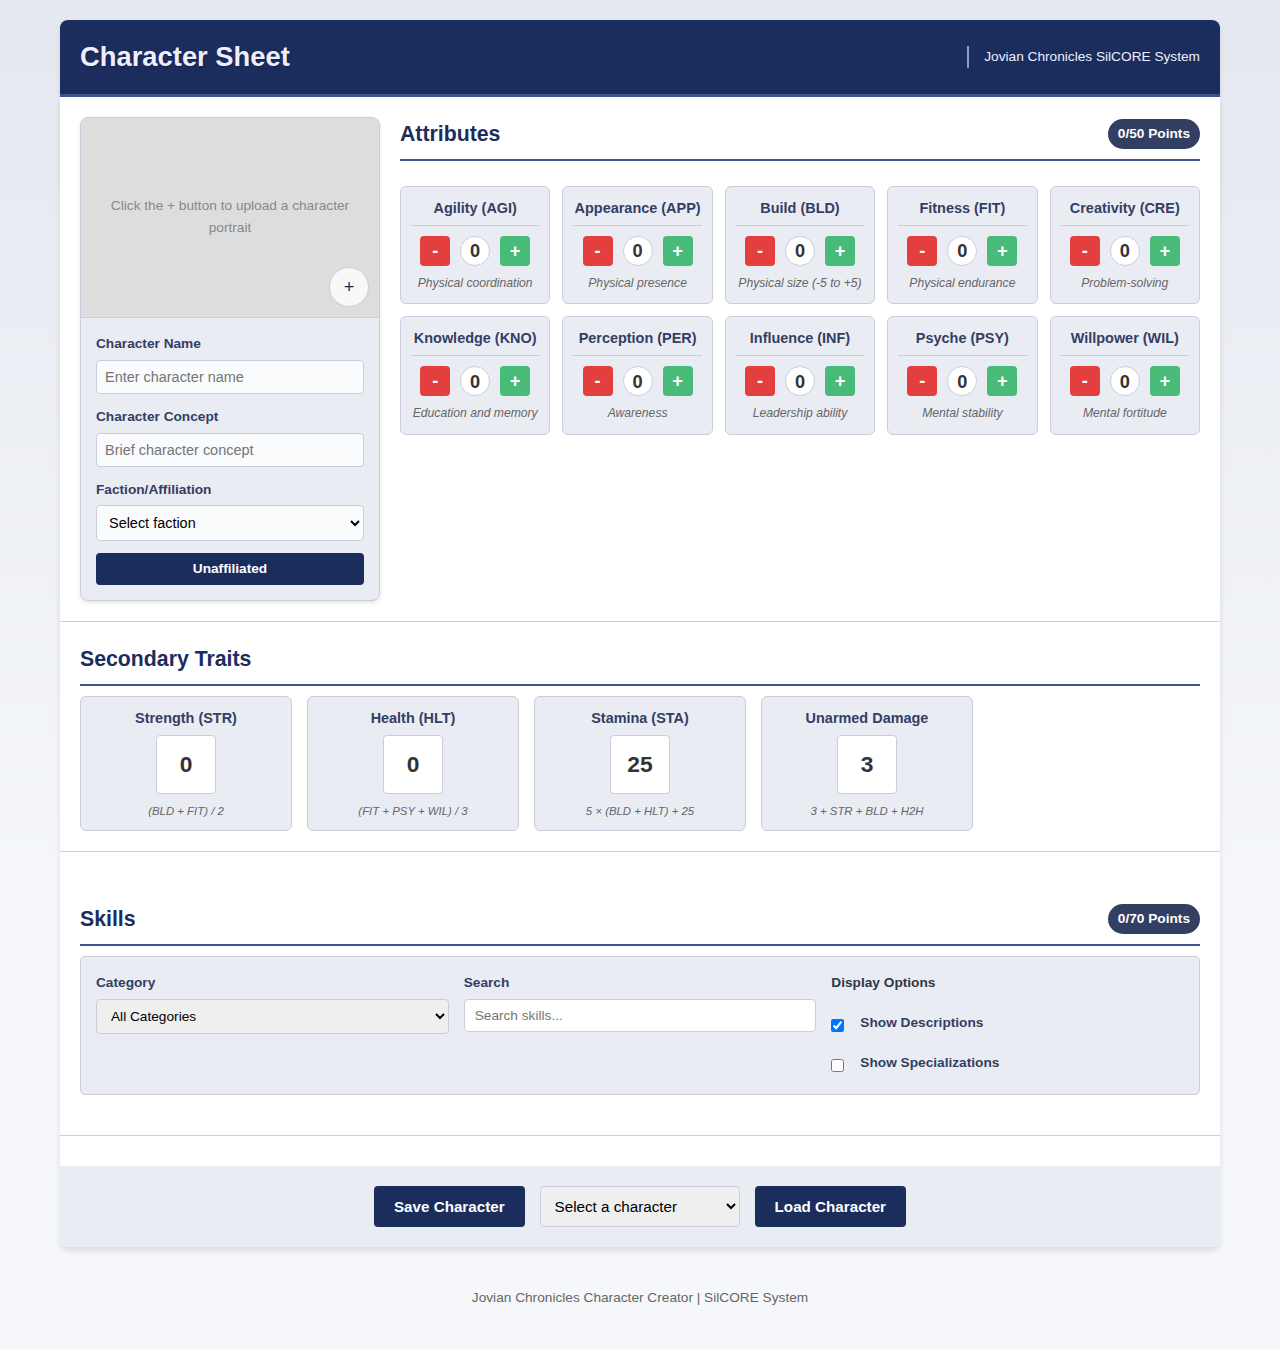
<file: arch/jovian-chronicles-card-ui.html>
<!DOCTYPE html>
<html lang="en">
<head>
    <meta charset="UTF-8">
    <meta name="viewport" content="width=device-width, initial-scale=1.0">
    <title>Jovian Chronicles Character Creator</title>
        
    <!-- Skills Module Styles -->
    <link rel="stylesheet" href="skillsStyles.css">
    <style>
        /* Base Variables */
        :root {
            --primary-color: #1a2d5d;
            --secondary-color: #333e63;
            --accent-color: #41548f;
            --light-accent: #8b9dc9;
            --text-color: #333;
            --light-text: #eef;
            --border-color: #ccd;
            --bg-color: #f5f7fa;
            --card-color: #fff;
            --section-bg: #e9ecf3;
            --hover-color: #354a80;
            --success-color: #48bb78;
            --warning-color: #ed8936;
            --error-color: #e53e3e;
        }
        
        /* Reset & Base Styles */
        * {
            box-sizing: border-box;
            margin: 0;
            padding: 0;
            font-size: 0.95rem;
        }
        
        body {
            font-family: 'Arial', 'Helvetica', sans-serif;
            line-height: 1.6;
            color: var(--text-color);
            background-color: var(--bg-color);
            background-image: linear-gradient(to bottom, #e5e8f0, #f5f7fa);
            background-attachment: fixed;
            padding: 0;
            margin: 0;
        }
        
        /* Container */
        .container {
            max-width: 1200px;
            margin: 0 auto;
            padding: 20px;
        }
        
        /* Character Sheet Header */
        .sheet-header {
            background-color: var(--primary-color);
            color: var(--light-text);
            padding: 15px 20px;
            border-radius: 8px 8px 0 0;
            border-bottom: 3px solid var(--accent-color);
            display: flex;
            justify-content: space-between;
            align-items: center;
            box-shadow: 0 2px 5px rgba(0, 0, 0, 0.1);
        }
        
        .sheet-header h1 {
            font-size: 1.8rem;
            margin: 0;
            text-shadow: 1px 1px 2px rgba(0, 0, 0, 0.3);
        }
        
        .sheet-header .game-logo {
            font-size: 0.9rem;
            border-left: 2px solid var(--light-accent);
            padding-left: 15px;
        }
        
        /* Character Sheet */
        .character-sheet {
            background-color: var(--card-color);
            border-radius: 0 0 8px 8px;
            box-shadow: 0 4px 6px rgba(0, 0, 0, 0.1);
            margin-bottom: 20px;
            overflow: hidden;
        }
        
        /* Character Overview Layout */
        .character-overview {
            display: grid;
            grid-template-columns: 300px 1fr;
            gap: 20px;
            padding: 20px;
            border-bottom: 1px solid var(--border-color);
        }
        
        /* Character Card */
        .character-card {
            background-color: var(--section-bg);
            border-radius: 8px;
            box-shadow: 0 2px 4px rgba(0, 0, 0, 0.1);
            overflow: hidden;
            height: 100%;
            border: 1px solid var(--border-color);
            display: flex;
            flex-direction: column;
        }
        
        .character-portrait {
            height: 200px;
            background-color: #ddd;
            position: relative;
            overflow: hidden;
            display: flex;
            align-items: center;
            justify-content: center;
            border-bottom: 1px solid var(--border-color);
        }
        
        .portrait-placeholder {
            color: #888;
            font-size: 0.9rem;
            text-align: center;
            padding: 20px;
        }
        
        .upload-portrait {
            position: absolute;
            bottom: 10px;
            right: 10px;
            background-color: rgba(255, 255, 255, 0.8);
            border-radius: 50%;
            width: 40px;
            height: 40px;
            display: flex;
            align-items: center;
            justify-content: center;
            cursor: pointer;
            border: 1px solid var(--border-color);
            color: var(--primary-color);
            font-size: 1.2rem;
            transition: all 0.2s;
        }
        
        .upload-portrait:hover {
            background-color: white;
            transform: scale(1.05);
        }
        
        .character-card-body {
            padding: 15px;
            flex-grow: 1;
            display: flex;
            flex-direction: column;
            gap: 12px;
        }
        
        .character-card-info-group {
            display: flex;
            flex-direction: column;
            gap: 5px;
        }
        
        .character-card-info-group label {
            font-weight: bold;
            color: var(--secondary-color);
            font-size: 0.9rem;
        }
        
        .character-card-info-group input,
        .character-card-info-group select {
            padding: 8px;
            border: 1px solid var(--border-color);
            border-radius: 4px;
            font-size: 0.95rem;
            background-color: #fafbfd;
        }
        
        .faction-badge {
            margin-top: auto;
            background-color: var(--primary-color);
            color: white;
            padding: 5px 10px;
            border-radius: 4px;
            font-size: 0.9rem;
            text-align: center;
            font-weight: bold;
        }
        
        /* Primary Traits Section */
        .primary-traits {
            display: flex;
            flex-direction: column;
            gap: 15px;
        }
        
        .section-header {
            display: flex;
            justify-content: space-between;
            align-items: center;
            margin-bottom: 10px;
            border-bottom: 2px solid var(--accent-color);
            padding-bottom: 8px;
        }
        
        .section-header h2 {
            color: var(--primary-color);
            font-size: 1.4rem;
            margin: 0;
        }
        
        .section-header .points {
            background-color: var(--secondary-color);
            color: white;
            padding: 4px 10px;
            border-radius: 20px;
            font-size: 0.9rem;
            font-weight: bold;
        }
        
        /* Attribute Grid */
        .attribute-grid {
            display: grid;
            grid-template-columns: repeat(auto-fill, minmax(150px, 1fr));
            gap: 12px;
        }
        
        .attribute-item {
            background-color: var(--section-bg);
            border-radius: 6px;
            padding: 10px;
            position: relative;
            border: 1px solid var(--border-color);
            display: flex;
            flex-direction: column;
        }
        
        .attribute-name {
            font-weight: bold;
            margin-bottom: 10px;
            color: var(--secondary-color);
            text-align: center;
            border-bottom: 1px solid var(--border-color);
            padding-bottom: 5px;
        }
        
        .attribute-controls {
            display: flex;
            align-items: center;
            justify-content: center;
            gap: 10px;
        }
        
        .attribute-value {
            width: 30px;
            height: 30px;
            display: flex;
            align-items: center;
            justify-content: center;
            font-weight: bold;
            font-size: 1.2rem;
            background-color: white;
            border-radius: 50%;
            border: 1px solid var(--border-color);
        }
        
        button.attribute-btn {
            width: 30px;
            height: 30px;
            border-radius: 50%;
            padding: 0;
            font-size: 1.2rem;
            font-weight: bold;
            color: white;
            border: none;
            display: flex;
            align-items: center;
            justify-content: center;
            cursor: pointer;
            transition: background-color 0.2s;
        }
        
        button.dec-btn {
            background-color: var(--error-color);
        }
        
        button.inc-btn {
            background-color: var(--success-color);
        }
        
        button.dec-btn:hover {
            background-color: #c53030;
        }
        
        button.inc-btn:hover {
            background-color: #38a169;
        }
        
        .attribute-description {
            font-size: 0.8rem;
            color: #666;
            text-align: center;
            margin-top: 8px;
            font-style: italic;
        }
        
        /* Sections */
        .section {
            padding: 20px;
            border-bottom: 1px solid var(--border-color);
        }
        
        .section:last-child {
            border-bottom: none;
        }
        
        /* Secondary Traits */
        .secondary-traits-grid {
            display: grid;
            grid-template-columns: repeat(auto-fill, minmax(200px, 1fr));
            gap: 15px;
        }
        
        .trait-item {
            background-color: var(--section-bg);
            border-radius: 6px;
            padding: 10px;
            border: 1px solid var(--border-color);
            display: flex;
            flex-direction: column;
            align-items: center;
        }
        
        .trait-name {
            font-weight: bold;
            color: var(--secondary-color);
            margin-bottom: 5px;
        }
        
        .trait-value {
            font-size: 1.5rem;
            font-weight: bold;
            padding: 10px 15px;
            background-color: white;
            border-radius: 4px;
            border: 1px solid var(--border-color);
            min-width: 60px;
            text-align: center;
        }
        
        .trait-formula {
            font-size: 0.75rem;
            color: #666;
            margin-top: 8px;
            font-style: italic;
        }
        
        /* Skills Section */
        .skills-controls {
            background-color: var(--section-bg);
            border-radius: 6px;
            padding: 15px;
            display: grid;
            grid-template-columns: repeat(auto-fill, minmax(200px, 1fr));
            gap: 15px;
            margin-bottom: 20px;
            border: 1px solid var(--border-color);
        }
        
        .filter-group label,
        .option-group label {
            display: block;
            font-weight: bold;
            margin-bottom: 5px;
            color: var(--secondary-color);
            font-size: 0.9rem;
        }
        
        .filter-group select,
        .filter-group input {
            width: 100%;
            padding: 8px 10px;
            border: 1px solid var(--border-color);
            border-radius: 4px;
            font-size: 0.9rem;
        }
        
        .option-group {
            display: flex;
            flex-direction: column;
            gap: 8px;
        }
        
        .checkbox-group {
            display: flex;
            align-items: center;
            gap: 8px;
        }
        
        .checkbox-group input {
            margin: 0;
        }
        
        /* Skill List (now uses styles from skillsStyles.css) */
        .skill-list {
            display: grid;
            grid-template-columns: repeat(auto-fill, minmax(300px, 1fr));
            gap: 15px;
        }
        
        /* Save/Load Section */
        .save-load-section {
            display: flex;
            justify-content: center;
            gap: 15px;
            padding: 20px;
            background-color: var(--section-bg);
            border-radius: 0 0 8px 8px;
        }
        
        .button-primary {
            background-color: var(--primary-color);
            color: white;
            border: none;
            border-radius: 4px;
            padding: 10px 20px;
            font-size: 1rem;
            font-weight: bold;
            cursor: pointer;
            transition: background-color 0.2s;
        }
        
        .button-primary:hover {
            background-color: var(--hover-color);
        }
        
        .select-character {
            padding: 10px;
            border: 1px solid var(--border-color);
            border-radius: 4px;
            font-size: 1rem;
            min-width: 200px;
        }
        
        /* Footer */
        .footer {
            text-align: center;
            padding: 20px;
            font-size: 0.9rem;
            color: #666;
        }
        
        /* Media Queries */
        @media (max-width: 900px) {
            .character-overview {
                grid-template-columns: 1fr;
            }
            
            .character-card {
                max-width: 100%;
            }
        }
        
        @media (max-width: 768px) {
            .container {
                padding: 10px;
            }
            
            .sheet-header {
                flex-direction: column;
                align-items: flex-start;
                gap: 10px;
            }
            
            .sheet-header .game-logo {
                border-left: none;
                padding-left: 0;
                border-top: 1px solid var(--light-accent);
                padding-top: 10px;
                width: 100%;
            }
            
            .attribute-grid,
            .secondary-traits-grid,
            .skills-controls,
            .skill-list {
                grid-template-columns: 1fr;
            }
            
            .section {
                padding: 15px;
            }
            
            .section-header {
                flex-direction: column;
                align-items: flex-start;
                gap: 5px;
            }
            
            .save-load-section {
                flex-direction: column;
                align-items: center;
            }
            
            .select-character {
                width: 100%;
            }
        }
    </style>
    <!-- Include the skills styles -->
    <link rel="stylesheet" href="skillsStyles.css">
</head>
<body>
    <div class="container">
        <div class="sheet-header">
            <h1>Character Sheet</h1>
            <div class="game-logo">Jovian Chronicles SilCORE System</div>
        </div>
        
        <div class="character-sheet">
            <!-- Character Overview with Card Layout -->
            <div class="character-overview">
                <!-- Character Card -->
                <div class="character-card">
                    <div class="character-portrait">
                        <div class="portrait-placeholder">
                            Click the + button to upload a character portrait
                        </div>
                        <div class="upload-portrait" id="upload-portrait-btn">+</div>
                    </div>
                    <div class="character-card-body">
                        <div class="character-card-info-group">
                            <label for="character-name">Character Name</label>
                            <input type="text" id="character-name" placeholder="Enter character name">
                        </div>
                        
                        <div class="character-card-info-group">
                            <label for="character-concept">Character Concept</label>
                            <input type="text" id="character-concept" placeholder="Brief character concept">
                        </div>
                        
                        <div class="character-card-info-group">
                            <label for="character-faction">Faction/Affiliation</label>
                            <select id="character-faction">
                                <option value="">Select faction</option>
                                <option value="jovian">Jovian Confederacy</option>
                                <option value="cisbel">CEGA (Earth/Moon)</option>
                                <option value="venusian">Venusian Bank</option>
                                <option value="mercurian">Mercurian Republic</option>
                                <option value="other">Other/Independent</option>
                            </select>
                        </div>
                        
                        <div class="faction-badge" id="faction-badge">
                            Unaffiliated
                        </div>
                    </div>
                </div>
                
                <!-- Primary Traits -->
                <div class="primary-traits">
                    <div class="section-header">
                        <h2>Attributes</h2>
                        <div class="points" id="character-points-used">0/50 Points</div>
                    </div>
                    
                    <div class="attribute-grid">
                        <!-- Physical Attributes -->
                        <div class="attribute-item">
                            <div class="attribute-name">Agility (AGI)</div>
                            <div class="attribute-controls">
                                <button class="attribute-btn dec-btn" id="agi-decrease">-</button>
                                <div class="attribute-value" id="agi-value">0</div>
                                <button class="attribute-btn inc-btn" id="agi-increase">+</button>
                            </div>
                            <div class="attribute-description">Physical coordination</div>
                        </div>
                        
                        <div class="attribute-item">
                            <div class="attribute-name">Appearance (APP)</div>
                            <div class="attribute-controls">
                                <button class="attribute-btn dec-btn" id="app-decrease">-</button>
                                <div class="attribute-value" id="app-value">0</div>
                                <button class="attribute-btn inc-btn" id="app-increase">+</button>
                            </div>
                            <div class="attribute-description">Physical presence</div>
                        </div>
                        
                        <div class="attribute-item">
                            <div class="attribute-name">Build (BLD)</div>
                            <div class="attribute-controls">
                                <button class="attribute-btn dec-btn" id="bld-decrease">-</button>
                                <div class="attribute-value" id="bld-value">0</div>
                                <button class="attribute-btn inc-btn" id="bld-increase">+</button>
                            </div>
                            <div class="attribute-description">Physical size (-5 to +5)</div>
                        </div>
                        
                        <div class="attribute-item">
                            <div class="attribute-name">Fitness (FIT)</div>
                            <div class="attribute-controls">
                                <button class="attribute-btn dec-btn" id="fit-decrease">-</button>
                                <div class="attribute-value" id="fit-value">0</div>
                                <button class="attribute-btn inc-btn" id="fit-increase">+</button>
                            </div>
                            <div class="attribute-description">Physical endurance</div>
                        </div>
                        
                        <!-- Mental Attributes -->
                        <div class="attribute-item">
                            <div class="attribute-name">Creativity (CRE)</div>
                            <div class="attribute-controls">
                                <button class="attribute-btn dec-btn" id="cre-decrease">-</button>
                                <div class="attribute-value" id="cre-value">0</div>
                                <button class="attribute-btn inc-btn" id="cre-increase">+</button>
                            </div>
                            <div class="attribute-description">Problem-solving</div>
                        </div>
                        
                        <div class="attribute-item">
                            <div class="attribute-name">Knowledge (KNO)</div>
                            <div class="attribute-controls">
                                <button class="attribute-btn dec-btn" id="kno-decrease">-</button>
                                <div class="attribute-value" id="kno-value">0</div>
                                <button class="attribute-btn inc-btn" id="kno-increase">+</button>
                            </div>
                            <div class="attribute-description">Education and memory</div>
                        </div>
                        
                        <div class="attribute-item">
                            <div class="attribute-name">Perception (PER)</div>
                            <div class="attribute-controls">
                                <button class="attribute-btn dec-btn" id="per-decrease">-</button>
                                <div class="attribute-value" id="per-value">0</div>
                                <button class="attribute-btn inc-btn" id="per-increase">+</button>
                            </div>
                            <div class="attribute-description">Awareness</div>
                        </div>
                        
                        <!-- Social Attributes -->
                        <div class="attribute-item">
                            <div class="attribute-name">Influence (INF)</div>
                            <div class="attribute-controls">
                                <button class="attribute-btn dec-btn" id="inf-decrease">-</button>
                                <div class="attribute-value" id="inf-value">0</div>
                                <button class="attribute-btn inc-btn" id="inf-increase">+</button>
                            </div>
                            <div class="attribute-description">Leadership ability</div>
                        </div>
                        
                        <!-- Psychological Attributes -->
                        <div class="attribute-item">
                            <div class="attribute-name">Psyche (PSY)</div>
                            <div class="attribute-controls">
                                <button class="attribute-btn dec-btn" id="psy-decrease">-</button>
                                <div class="attribute-value" id="psy-value">0</div>
                                <button class="attribute-btn inc-btn" id="psy-increase">+</button>
                            </div>
                            <div class="attribute-description">Mental stability</div>
                        </div>
                        
                        <div class="attribute-item">
                            <div class="attribute-name">Willpower (WIL)</div>
                            <div class="attribute-controls">
                                <button class="attribute-btn dec-btn" id="wil-decrease">-</button>
                                <div class="attribute-value" id="wil-value">0</div>
                                <button class="attribute-btn inc-btn" id="wil-increase">+</button>
                            </div>
                            <div class="attribute-description">Mental fortitude</div>
                        </div>
                    </div>
                </div>
            </div>
            
            <!-- Secondary Traits Section -->
            <div class="section">
                <div class="section-header">
                    <h2>Secondary Traits</h2>
                </div>
                
                <div class="secondary-traits-grid">
                    <div class="trait-item">
                        <div class="trait-name">Strength (STR)</div>
                        <div class="trait-value" id="str-value">0</div>
                        <div class="trait-formula">(BLD + FIT) / 2</div>
                    </div>
                    
                    <div class="trait-item">
                        <div class="trait-name">Health (HLT)</div>
                        <div class="trait-value" id="hlt-value">0</div>
                        <div class="trait-formula">(FIT + PSY + WIL) / 3</div>
                    </div>
                    
                    <div class="trait-item">
                        <div class="trait-name">Stamina (STA)</div>
                        <div class="trait-value" id="sta-value">25</div>
                        <div class="trait-formula">5 × (BLD + HLT) + 25</div>
                    </div>
                    
                    <div class="trait-item">
                        <div class="trait-name">Unarmed Damage</div>
                        <div class="trait-value" id="unarmeddmg-value">3</div>
                        <div class="trait-formula">3 + STR + BLD + H2H</div>
                    </div>
                </div>
            </div>
            
            <!-- Skills Section -->
            <div class="section" id="skills-section">
                <div class="section-header">
                    <h2>Skills</h2>
                    <div class="points" id="skill-points-used">0/70 Points</div>
                </div>
                
                <div class="skills-controls">
                    <div class="filter-group">
                        <label for="skill-category-filter">Category</label>
                        <select id="skill-category-filter">
                            <option value="All">All Categories</option>
                            <!-- Categories will be populated by JavaScript -->
                        </select>
                    </div>
                    
                    <div class="filter-group">
                        <label for="skill-search">Search</label>
                        <input type="text" id="skill-search" placeholder="Search skills...">
                    </div>
                    
                    <div class="option-group">
                        <label>Display Options</label>
                        <div class="checkbox-group">
                            <input type="checkbox" id="show-descriptions" checked>
                            <label for="show-descriptions">Show Descriptions</label>
                        </div>
                        <div class="checkbox-group">
                            <input type="checkbox" id="show-specializations">
                            <label for="show-specializations">Show Specializations</label>
                        </div>
                    </div>
                </div>
                
                <div class="skill-list" id="skill-list">
                    <!-- Skills will be populated by JavaScript -->
                </div>
            </div>
            
            <!-- Save/Load Section -->
            <div class="save-load-section">
                <button class="button-primary" id="save-button">Save Character</button>
                <select class="select-character" id="load-character-select">
                    <option value="">Select a character</option>
                </select>
                <button class="button-primary" id="load-button">Load Character</button>
            </div>
        </div>
        
        <div class="footer">
            Jovian Chronicles Character Creator | SilCORE System
        </div>
    </div>
    
    <!-- Main Application Script (using ES modules) -->
    <script type="module" src="app.js"></script>
</body>
</html>
</file>
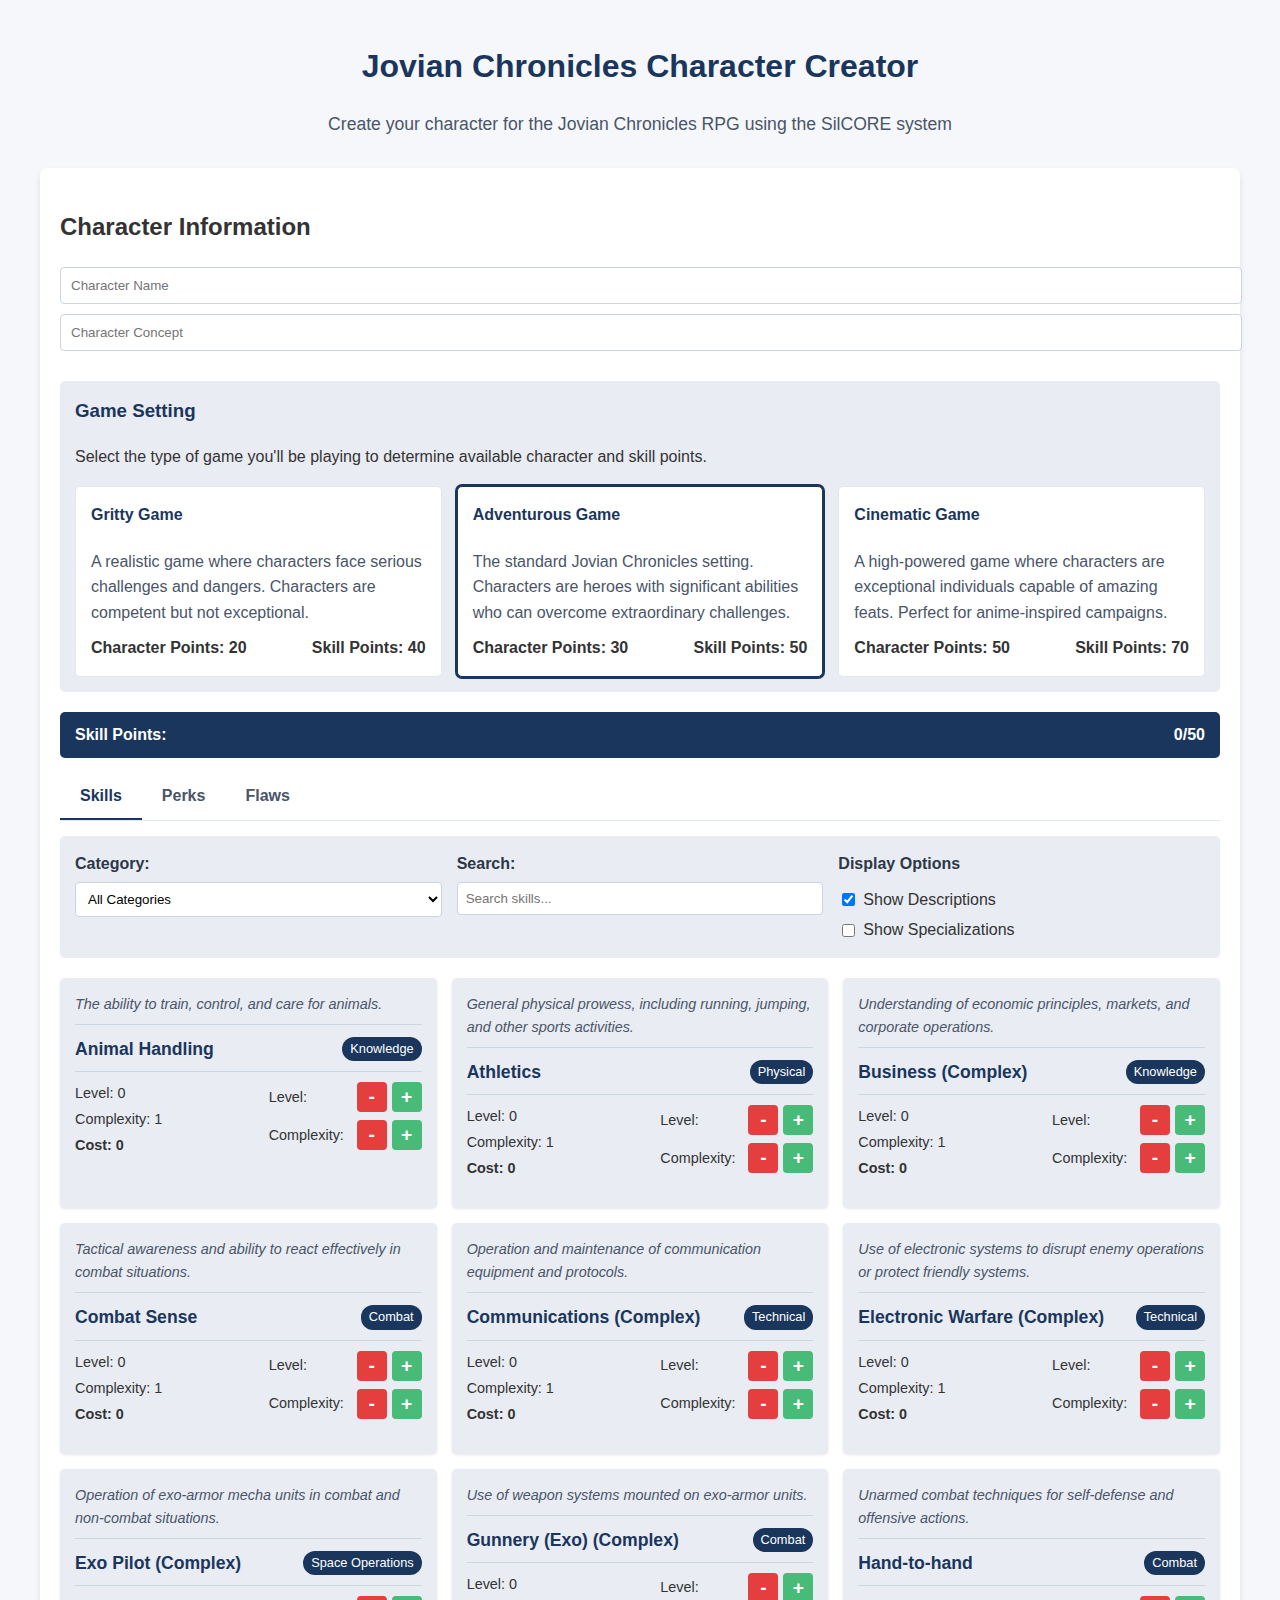
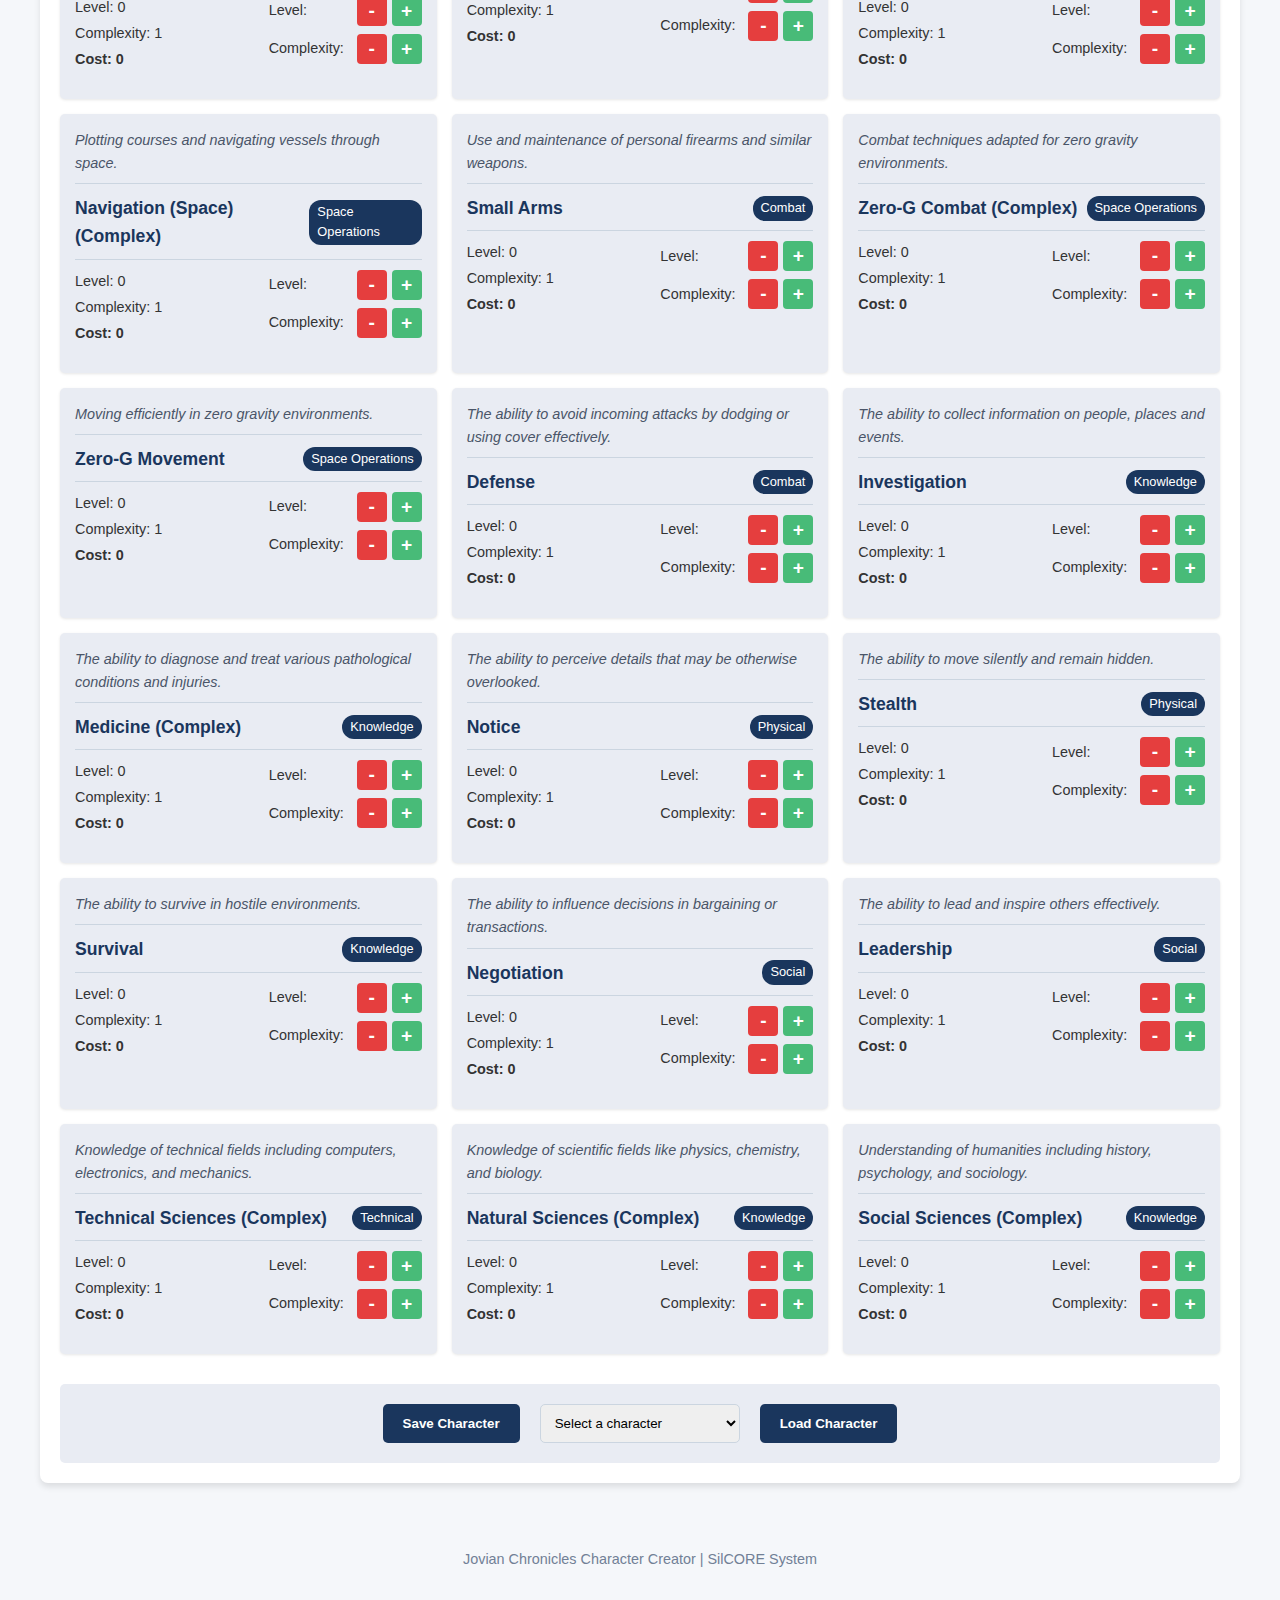
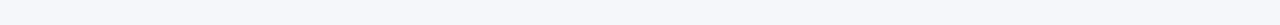
<file: arch/jovian-chronicles-demo-page.html>
<!DOCTYPE html>
<html lang="en">
<head>
    <meta charset="UTF-8">
    <meta name="viewport" content="width=device-width, initial-scale=1.0">
    <title>Jovian Chronicles Character Creator</title>
    <link rel="stylesheet" href="skillsStyles.css">
    <style>
        /* Base page styles */
        body {
            font-family: 'Arial', 'Helvetica', sans-serif;
            line-height: 1.6;
            color: #333;
            background-color: #f5f7fa;
            margin: 0;
            padding: 0;
        }
        
        .container {
            max-width: 1200px;
            margin: 0 auto;
            padding: 20px;
        }
        
        header {
            text-align: center;
            margin-bottom: 30px;
        }
        
        header h1 {
            color: #1a365d;
            margin-bottom: 10px;
        }
        
        header p {
            color: #4a5568;
            font-size: 1.1rem;
        }
        
        .character-sheet {
            background-color: white;
            border-radius: 8px;
            box-shadow: 0 4px 6px rgba(0, 0, 0, 0.1);
            padding: 20px;
            margin-bottom: 20px;
        }
        
        .character-info {
            margin-bottom: 20px;
        }
        
        .character-info input {
            width: 100%;
            padding: 10px;
            margin-bottom: 10px;
            border: 1px solid #cbd5e0;
            border-radius: 4px;
        }
        
        .game-settings {
            margin-bottom: 20px;
            padding: 15px;
            background-color: #e9ecf3;
            border-radius: 5px;
        }
        
        .game-settings h3 {
            margin-top: 0;
            color: #1a365d;
        }
        
        .settings-grid {
            display: grid;
            grid-template-columns: repeat(auto-fill, minmax(300px, 1fr));
            gap: 15px;
        }
        
        .setting-card {
            background-color: white;
            border-radius: 5px;
            padding: 15px;
            border: 1px solid #e2e8f0;
            cursor: pointer;
            transition: all 0.3s ease;
        }
        
        .setting-card:hover {
            transform: translateY(-3px);
            box-shadow: 0 4px 6px rgba(0, 0, 0, 0.1);
        }
        
        .setting-card.selected {
            border-color: #1a365d;
            box-shadow: 0 0 0 2px #1a365d;
        }
        
        .setting-card h4 {
            margin-top: 0;
            color: #1a365d;
        }
        
        .setting-card p {
            margin-bottom: 10px;
            color: #4a5568;
        }
        
        .point-allocation {
            font-weight: bold;
            display: flex;
            justify-content: space-between;
        }
        
        .save-load-section {
            display: flex;
            justify-content: center;
            gap: 20px;
            margin-top: 30px;
            padding: 20px;
            background-color: #e9ecf3;
            border-radius: 5px;
        }
        
        .save-load-section button {
            padding: 10px 20px;
            background-color: #1a365d;
            color: white;
            border: none;
            border-radius: 5px;
            cursor: pointer;
            font-weight: bold;
        }
        
        .save-load-section button:hover {
            background-color: #2d4a8a;
        }
        
        .save-load-section select {
            padding: 10px;
            border: 1px solid #cbd5e0;
            border-radius: 5px;
            min-width: 200px;
        }
        
        footer {
            text-align: center;
            margin-top: 30px;
            padding: 20px;
            color: #718096;
            font-size: 0.9rem;
        }
    </style>
</head>
<body>
    <div class="container">
        <header>
            <h1>Jovian Chronicles Character Creator</h1>
            <p>Create your character for the Jovian Chronicles RPG using the SilCORE system</p>
        </header>
        
        <div class="character-sheet">
            <!-- Character Information -->
            <div class="character-info">
                <h2>Character Information</h2>
                <input type="text" id="character-name" placeholder="Character Name">
                <input type="text" id="character-concept" placeholder="Character Concept">
            </div>
            
            <!-- Game Settings -->
            <div class="game-settings">
                <h3>Game Setting</h3>
                <p>Select the type of game you'll be playing to determine available character and skill points.</p>
                
                <div class="settings-grid">
                    <div class="setting-card" data-setting="gritty">
                        <h4>Gritty Game</h4>
                        <p>A realistic game where characters face serious challenges and dangers. Characters are competent but not exceptional.</p>
                        <div class="point-allocation">
                            <span>Character Points: 20</span>
                            <span>Skill Points: 40</span>
                        </div>
                    </div>
                    
                    <div class="setting-card selected" data-setting="adventurous">
                        <h4>Adventurous Game</h4>
                        <p>The standard Jovian Chronicles setting. Characters are heroes with significant abilities who can overcome extraordinary challenges.</p>
                        <div class="point-allocation">
                            <span>Character Points: 30</span>
                            <span>Skill Points: 50</span>
                        </div>
                    </div>
                    
                    <div class="setting-card" data-setting="cinematic">
                        <h4>Cinematic Game</h4>
                        <p>A high-powered game where characters are exceptional individuals capable of amazing feats. Perfect for anime-inspired campaigns.</p>
                        <div class="point-allocation">
                            <span>Character Points: 50</span>
                            <span>Skill Points: 70</span>
                        </div>
                    </div>
                </div>
            </div>
            
            <!-- Skills, Perks, and Flaws Section -->
            <div id="skills-container">
                <!-- This will be populated by the SkillsUI component -->
            </div>
            
            <!-- Save/Load Section -->
            <div class="save-load-section">
                <button id="save-character">Save Character</button>
                <select id="load-character-select">
                    <option value="">Select a character</option>
                </select>
                <button id="load-character">Load Character</button>
            </div>
        </div>
        
        <footer>
            <p>Jovian Chronicles Character Creator | SilCORE System</p>
        </footer>
    </div>
    
    <script type="module">
        // Import the Skills UI component
        import SkillsUI from './skillsUI.js';
        
        // When the DOM is loaded, initialize the application
        document.addEventListener('DOMContentLoaded', initApp);
        
        // Game settings
        const gameSettings = {
            gritty: {
                characterPoints: 20,
                skillPoints: 40,
                description: "A gritty, realistic game where characters face serious challenges"
            },
            adventurous: {
                characterPoints: 30,
                skillPoints: 50,
                description: "The standard setting for Jovian Chronicles - heroes with significant abilities"
            },
            cinematic: {
                characterPoints: 50,
                skillPoints: 70,
                description: "A high-powered game where characters are exceptional individuals"
            }
        };
        
        // Current game setting
        let currentSetting = 'adventurous';
        
        // Skills UI instance
        let skillsUI;
        
        // Initialize the application
        async function initApp() {
            // Load skills and perks/flaws data
            const skillsData = await fetchJSON('skills.json');
            const perksFlawsData = await fetchJSON('perks-flaws.json');
            
            // Initialize the Skills UI with the default game setting
            initializeSkillsUI(skillsData, perksFlawsData, gameSettings[currentSetting].skillPoints);
            
            // Set up event listeners
            setupEventListeners();
            
            // Load saved characters
            loadSavedCharacters();
        }
        
        // Fetch JSON data
        async function fetchJSON(url) {
            try {
                const response = await fetch(url);
                if (!response.ok) {
                    throw new Error(`Failed to load data: ${response.status}`);
                }
                return await response.json();
            } catch (error) {
                console.error('Error loading data:', error);
                return null;
            }
        }
        
        // Initialize the Skills UI component
        function initializeSkillsUI(skillsData, perksFlawsData, maxSkillPoints) {
            const container = document.getElementById('skills-container');
            
            // Clear the container
            container.innerHTML = '';
            
            // Create new Skills UI instance
            skillsUI = new SkillsUI(container, skillsData, perksFlawsData, maxSkillPoints);
        }
        
        // Set up event listeners
        function setupEventListeners() {
            // Game setting selection
            const settingCards = document.querySelectorAll('.setting-card');
            settingCards.forEach(card => {
                card.addEventListener('click', () => {
                    // Remove selected class from all cards
                    settingCards.forEach(c => c.classList.remove('selected'));
                    
                    // Add selected class to clicked card
                    card.classList.add('selected');
                    
                    // Update current setting
                    currentSetting = card.dataset.setting;
                    
                    // Get current character data
                    const characterData = skillsUI ? skillsUI.getCharacterData() : null;
                    
                    // Re-initialize Skills UI with new skill points
                    initializeSkillsUI(
                        skillsUI.skillManager.skillsData,
                        skillsUI.skillManager.perksFlawsData,
                        gameSettings[currentSetting].skillPoints
                    );
                    
                    // Restore character data if available
                    if (characterData) {
                        // Update max skill points
                        characterData.maxSkillPoints = gameSettings[currentSetting].skillPoints;
                        skillsUI.setCharacterData(characterData);
                    }
                });
            });
            
            // Save character button
            document.getElementById('save-character').addEventListener('click', saveCharacter);
            
            // Load character button
            document.getElementById('load-character').addEventListener('click', loadSelectedCharacter);
        }
        
        // Save character
        function saveCharacter() {
            const characterName = document.getElementById('character-name').value;
            const characterConcept = document.getElementById('character-concept').value;
            
            if (!characterName) {
                showNotification('Please enter a character name', 'error');
                return;
            }
            
            // Get character data from Skills UI
            const skillsData = skillsUI.getCharacterData();
            
            // Create character object
            const character = {
                name: characterName,
                concept: characterConcept,
                setting: currentSetting,
                skillsData: skillsData,
                created: new Date().toISOString()
            };
            
            // Get saved characters from localStorage
            const savedCharacters = JSON.parse(localStorage.getItem('jovianChroniclesCharacters') || '[]');
            
            // Check if character with same name exists
            const existingIndex = savedCharacters.findIndex(c => c.name === characterName);
            if (existingIndex !== -1) {
                // Confirm overwrite
                if (!confirm(`Character "${characterName}" already exists. Overwrite?`)) {
                    return;
                }
                // Replace existing character
                savedCharacters[existingIndex] = character;
            } else {
                // Add new character
                savedCharacters.push(character);
            }
            
            // Save to localStorage
            localStorage.setItem('jovianChroniclesCharacters', JSON.stringify(savedCharacters));
            
            // Show notification
            showNotification(`Character "${characterName}" saved successfully`, 'success');
            
            // Refresh character list
            loadSavedCharacters();
        }
        
        // Load saved characters into the select dropdown
        function loadSavedCharacters() {
            const selectElement = document.getElementById('load-character-select');
            
            // Clear select options except the default
            while (selectElement.options.length > 1) {
                selectElement.remove(1);
            }
            
            // Get saved characters from localStorage
            const savedCharacters = JSON.parse(localStorage.getItem('jovianChroniclesCharacters') || '[]');
            
            // Add options for each saved character
            savedCharacters.forEach((character, index) => {
                const option = document.createElement('option');
                option.value = index;
                option.textContent = character.name;
                selectElement.appendChild(option);
            });
        }
        
        // Load the selected character
        function loadSelectedCharacter() {
            const selectElement = document.getElementById('load-character-select');
            const index = selectElement.value;
            
            if (!index) {
                showNotification('Please select a character to load', 'warning');
                return;
            }
            
            // Get saved characters from localStorage
            const savedCharacters = JSON.parse(localStorage.getItem('jovianChroniclesCharacters') || '[]');
            const character = savedCharacters[index];
            
            if (!character) {
                showNotification('Character not found', 'error');
                return;
            }
            
            // Update character info
            document.getElementById('character-name').value = character.name;
            document.getElementById('character-concept').value = character.concept || '';
            
            // Update game setting
            if (character.setting && gameSettings[character.setting]) {
                currentSetting = character.setting;
                
                // Update UI to reflect selected setting
                document.querySelectorAll('.setting-card').forEach(card => {
                    card.classList.remove('selected');
                    if (card.dataset.setting === currentSetting) {
                        card.classList.add('selected');
                    }
                });
                
                // Re-initialize Skills UI with correct setting
                initializeSkillsUI(
                    skillsUI.skillManager.skillsData,
                    skillsUI.skillManager.perksFlawsData,
                    gameSettings[currentSetting].skillPoints
                );
            }
            
            // Load skills data
            if (character.skillsData) {
                // Update max skill points to match current setting
                character.skillsData.maxSkillPoints = gameSettings[currentSetting].skillPoints;
                skillsUI.setCharacterData(character.skillsData);
            }
            
            // Show notification
            showNotification(`Character "${character.name}" loaded successfully`, 'success');
        }
        
        // Show notification
        function showNotification(message, type = 'info') {
            // Create notification element
            const notification = document.createElement('div');
            notification.className = `notification ${type}`;
            notification.textContent = message;
            
            // Create close button
            const closeButton = document.createElement('span');
            closeButton.className = 'notification-close';
            closeButton.textContent = '×';
            closeButton.addEventListener('click', () => {
                document.body.removeChild(notification);
            });
            
            notification.appendChild(closeButton);
            
            // Add to body
            document.body.appendChild(notification);
            
            // Auto-remove after 3 seconds
            setTimeout(() => {
                if (document.body.contains(notification)) {
                    document.body.removeChild(notification);
                }
            }, 3000);
        }
    </script>
</body>
</html>
</file>
<file: css/base.css>
/* base.css - Base styling for the Jovian Chronicles Character Creator */

/* Color Variables */
:root {
    --primary-color: #1a2d5d;
    --primary-light: #41548f;
    --primary-dark: #0d1a36;
    --secondary-color: #e2e8f0;
    --accent-color: #38a169;
    --warn-color: #dd6b20;
    --error-color: #e53e3e;
    --text-color: #333;
    --light-text: #f7fafc;
    --border-color: #cbd5e0;
    --bg-color: #f5f7fa;
    --card-color: #fff;
    /* --secondary-color: #07101b; */
    /* --bg-color: #26282a; */
    /* --card-color: #828080; */
}

/* Reset & Base Styles */
* {
    box-sizing: border-box;
    margin: 0;
    padding: 0;
}

body {
    font-family: 'Arial', 'Helvetica', sans-serif;
    line-height: 1.6;
    color: var(--text-color);
    background-color: var(--bg-color);
    padding: 0;
    margin: 0;
}

a {
    color: var(--primary-light);
    text-decoration: none;
}

a:hover {
    text-decoration: underline;
}

/* Container */
.container {
    max-width: 1200px;
    margin: 0 auto;
    padding: 20px;
}

/* Typography */
h1, h2, h3, h4, h5, h6 {
    color: var(--primary-color);
    margin-bottom: 0.5em;
    line-height: 1.2;
}

h1 {
    font-size: 2rem;
}

h2 {
    font-size: 1.5rem;
}

h3 {
    font-size: 1.25rem;
}

p {
    margin-bottom: 1em;
}

/* Main Header */
.main-header {
    text-align: center;
    margin-bottom: 30px;
    border-bottom: 2px solid var(--primary-color);
    padding-bottom: 15px;
}

.main-header h1 {
    margin-bottom: 0.3em;
    color: var(--primary-color);
}

.main-header p {
    color: var(--text-color);
    font-size: 1.1rem;
    margin-bottom: 0;
}

/* Main Footer */
.main-footer {
    text-align: center;
    margin-top: 30px;
    padding: 20px;
    color: #718096;
    font-size: 0.9rem;
    border-top: 1px solid var(--secondary-color);
}

/* Character Sheet */
.character-sheet {
    background-color: var(--card-color);
    border-radius: 8px;
    box-shadow: 0 4px 6px rgba(0, 0, 0, 0.1);
    padding: 30px;
    margin-bottom: 30px;
}

/* Character Info Section */
.character-info {
    margin-bottom: 30px;
}

.info-row {
    display: flex;
    gap: 20px;
    margin-bottom: 15px;
}

.info-group {
    flex: 1;
}

.info-group label {
    display: block;
    font-weight: bold;
    margin-bottom: 5px;
    color: var(--primary-color);
}

.info-group input,
.info-group select {
    width: 100%;
    padding: 10px;
    border: 1px solid var(--border-color);
    border-radius: 4px;
    font-size: 1rem;
}

.info-group input:focus,
.info-group select:focus {
    border-color: var(--primary-light);
    outline: none;
    box-shadow: 0 0 0 3px rgba(66, 153, 225, 0.5);
}

/* Game Settings */
.game-settings {
    margin-bottom: 30px;
    padding: 20px;
    background-color: var(--secondary-color);
    border-radius: 8px;
}

.settings-grid {
    display: grid;
    grid-template-columns: repeat(auto-fill, minmax(300px, 1fr));
    gap: 20px;
    margin-top: 15px;
}

.setting-card {
    background-color: var(--card-color);
    border-radius: 8px;
    border: 2px solid var(--border-color);
    padding: 20px;
    transition: all 0.3s ease;
    cursor: pointer;
}

.setting-card:hover {
    transform: translateY(-5px);
    box-shadow: 0 6px 12px rgba(0, 0, 0, 0.1);
}

.setting-card.selected {
    border-color: var(--primary-color);
    box-shadow: 0 0 0 2px var(--primary-light);
}

.setting-card h3 {
    margin-top: 0;
    color: var(--primary-color);
}

.point-allocation {
    display: flex;
    justify-content: space-between;
    font-weight: bold;
    margin-top: 10px;
    padding-top: 10px;
    border-top: 1px solid var(--border-color);
}

/* Tabs Navigation */
.tabs-navigation {
    display: flex;
    border-bottom: 2px solid var(--secondary-color);
    margin-bottom: 20px;
}

.tab-button {
    padding: 10px 20px;
    background: none;
    border: none;
    border-bottom: 3px solid transparent;
    font-size: 1rem;
    font-weight: bold;
    color: var(--text-color);
    cursor: pointer;
    transition: all 0.2s ease;
}

.tab-button:hover {
    color: var(--primary-color);
}

.tab-button.active {
    border-bottom-color: var(--primary-color);
    color: var(--primary-color);
}

/* Tab Content */
.tab-content {
    margin-bottom: 30px;
}

.tab-pane {
    display: none;
    padding: 20px 0;
}

.tab-pane.active {
    display: block;
}

/* Save/Load Section */
.save-load-section {
    display: flex;
    gap: 15px;
    justify-content: center;
    align-items: center;
    padding: 20px;
    background-color: var(--secondary-color);
    border-radius: 8px;
    margin-top: 30px;
}

/* Buttons */
.button {
    padding: 10px 20px;
    font-size: 1rem;
    font-weight: bold;
    border: none;
    border-radius: 4px;
    cursor: pointer;
    transition: background-color 0.2s, transform 0.2s;
}

.button:hover {
    transform: translateY(-2px);
}

.button.primary {
    background-color: var(--primary-color);
    color: var(--light-text);
}

.button.primary:hover {
    background-color: var(--primary-light);
}

.button.secondary {
    background-color: var(--secondary-color);
    color: var(--primary-color);
    border: 1px solid var(--primary-color);
}

.button.secondary:hover {
    background-color: var(--primary-color);
    color: var(--light-text);
}

.select {
    padding: 10px;
    border: 1px solid var(--border-color);
    border-radius: 4px;
    min-width: 200px;
    font-size: 1rem;
}

.select:focus {
    border-color: var(--primary-light);
    outline: none;
    box-shadow: 0 0 0 3px rgba(66, 153, 225, 0.5);
}

/* Notification System */
.notification {
    position: fixed;
    bottom: 20px;
    right: 20px;
    padding: 15px 20px;
    border-radius: 4px;
    background-color: var(--primary-color);
    color: var(--light-text);
    box-shadow: 0 4px 6px rgba(0, 0, 0, 0.1);
    z-index: 100;
    animation: fadeIn 0.3s ease;
}

.notification.success {
    background-color: var(--accent-color);
}

.notification.warning {
    background-color: var(--warn-color);
}

.notification.error {
    background-color: var(--error-color);
}

.notification-close {
    margin-left: 10px;
    cursor: pointer;
    font-weight: bold;
}

@keyframes fadeIn {
    from { opacity: 0; transform: translateY(10px); }
    to { opacity: 1; transform: translateY(0); }
}

/* Responsive Adjustments */
@media (max-width: 768px) {
    .info-row {
        flex-direction: column;
        gap: 10px;
    }
    
    .settings-grid {
        grid-template-columns: 1fr;
    }
    
    .tabs-navigation {
        flex-wrap: wrap;
    }
    
    .tab-button {
        flex: 1;
        padding: 8px;
        font-size: 0.9rem;
    }
    
    .save-load-section {
        flex-direction: column;
    }
    
    .select {
        width: 100%;
    }
}

/* Helper Classes */
.text-center {
    text-align: center;
}

.mt-1 { margin-top: 0.25rem; }
.mt-2 { margin-top: 0.5rem; }
.mt-3 { margin-top: 1rem; }
.mt-4 { margin-top: 1.5rem; }
.mt-5 { margin-top: 3rem; }

.mb-1 { margin-bottom: 0.25rem; }
.mb-2 { margin-bottom: 0.5rem; }
.mb-3 { margin-bottom: 1rem; }
.mb-4 { margin-bottom: 1.5rem; }
.mb-5 { margin-bottom: 3rem; }

.hidden {
    display: none !important;
}
</file>
<file: css/attributesStyles.css>
/* attributesStyles.css - Styling for the attributes section */

.attributes-container {
    margin-bottom: 25px;
}

.attributes-header {
    display: flex;
    justify-content: space-between;
    align-items: center;
    margin-bottom: 15px;
    border-bottom: 2px solid #1a365d;
    padding-bottom: 8px;
}

.attributes-header h2 {
    color: #1a365d;
    margin: 0;
}

.points-tracker {
    display: flex;
    justify-content: space-between;
    background-color: #1a365d;
    color: white;
    padding: 10px;
    border-radius: 4px;
    margin-bottom: 15px;
    font-weight: bold;
}

.attribute-grid {
    display: grid;
    grid-template-columns: repeat(auto-fill, minmax(200px, 1fr));
    gap: 15px;
}

.attribute-item {
    background-color: #e9ecf3;
    border-radius: 6px;
    padding: 15px;
    border: 1px solid #cbd5e0;
    transition: all 0.3s ease;
    position: relative;
}

.attribute-item:hover {
    box-shadow: 0 2px 5px rgba(0, 0, 0, 0.1);
    transform: translateY(-2px);
}

.attribute-name {
    display: flex;
    justify-content: space-between;
    font-weight: bold;
    margin-bottom: 10px;
    color: #1a365d;
    border-bottom: 1px solid #cbd5e0;
    padding-bottom: 5px;
}

.attribute-abbr {
    color: #718096;
    font-size: 0.9em;
}

.attribute-controls {
    display: flex;
    align-items: center;
    justify-content: space-between;
    margin-top: 10px;
}

.attribute-value {
    display: flex;
    align-items: center;
    justify-content: center;
    width: 40px;
    height: 40px;
    background-color: white;
    border-radius: 50%;
    border: 2px solid #1a365d;
    font-weight: bold;
    font-size: 1.2em;
    color: #1a365d;
}

.attribute-buttons {
    display: flex;
    gap: 5px;
}

.attribute-btn {
    width: 36px;
    height: 36px;
    border-radius: 50%;
    border: none;
    display: flex;
    align-items: center;
    justify-content: center;
    font-weight: bold;
    font-size: 1.2em;
    cursor: pointer;
    transition: background-color 0.2s, transform 0.2s;
}

.dec-btn {
    background-color: #e53e3e;
    color: white;
}

.dec-btn:hover {
    background-color: #c53030;
}

.inc-btn {
    background-color: #38a169;
    color: white;
}

.inc-btn:hover {
    background-color: #2f855a;
}

.inc-btn:disabled, .dec-btn:disabled {
    background-color: #a0aec0;
    cursor: not-allowed;
}

.attribute-description {
    font-size: 0.85em;
    color: #718096;
    margin-top: 10px;
    font-style: italic;
    text-align: center;
}

/* Attribute categories */
.attribute-physical {
    border-left: 4px solid #3182ce; /* blue */
}

.attribute-mental {
    border-left: 4px solid #805ad5; /* purple */
}

.attribute-social {
    border-left: 4px solid #dd6b20; /* orange */
}

.attribute-psychological {
    border-left: 4px solid #38a169; /* green */
}

/* Tooltip for attribute descriptions */
.attribute-tooltip {
    position: absolute;
    top: 12px;
    right: 12px;
    width: 18px;
    height: 18px;
    border-radius: 50%;
    background-color: #a0aec0;
    color: white;
    display: flex;
    align-items: center;
    justify-content: center;
    font-size: 12px;
    font-weight: bold;
    cursor: help;
}

.attribute-tooltip:hover::after {
    content: attr(data-tooltip);
    position: absolute;
    right: 0;
    top: 25px;
    background-color: #1a365d;
    color: white;
    padding: 8px;
    border-radius: 4px;
    width: 200px;
    z-index: 10;
    font-weight: normal;
    font-size: 0.85rem;
    line-height: 1.4;
    box-shadow: 0 2px 5px rgba(0, 0, 0, 0.2);
}

/* Responsive adjustments */
@media (max-width: 768px) {
    .attribute-grid {
        grid-template-columns: 1fr;
    }
    
    .attributes-header {
        flex-direction: column;
        align-items: flex-start;
    }
    
    .attributes-header .points {
        margin-top: 5px;
    }
}
</file>
<file: css/skillsStyles.css>
/**
 * File: css/skillsStyles.css
 * Styling for the Skills component of the Jovian Chronicles Character Creator
 */

/* Skills Section Container */
.section {
    margin-bottom: 30px;
}

.section-header {
    display: flex;
    justify-content: space-between;
    align-items: center;
    border-bottom: 2px solid var(--accent-color, #41548f);
    padding-bottom: 10px;
    margin-bottom: 15px;
}

.section-header h2 {
    color: var(--primary-color, #1a2d5d);
    margin: 0;
    font-size: 1.4rem;
}

.points {
    background-color: var(--secondary-color, #333e63);
    color: white;
    padding: 6px 12px;
    border-radius: 20px;
    font-weight: bold;
    font-size: 0.9rem;
}

/* Skills Controls */
.skills-controls {
    display: grid;
    grid-template-columns: repeat(auto-fill, minmax(250px, 1fr));
    gap: 15px;
    margin-bottom: 20px;
    background-color: var(--section-bg, #e9ecf3);
    padding: 15px;
    border-radius: 6px;
    border: 1px solid var(--border-color, #ccd);
}

.filter-group,
.option-group {
    display: flex;
    flex-direction: column;
    gap: 5px;
}

.filter-group label,
.option-group label {
    font-weight: bold;
    color: var(--secondary-color, #333e63);
    font-size: 0.9rem;
}

.filter-group select,
.filter-group input {
    padding: 8px 10px;
    border: 1px solid var(--border-color, #ccd);
    border-radius: 4px;
    font-size: 0.95rem;
    width: 100%;
}

.checkbox-group {
    display: flex;
    align-items: center;
    gap: 8px;
    margin-top: 5px;
}

.checkbox-group input[type="checkbox"] {
    margin: 0;
}

/* Skill List Container */
.skill-list-container {
    margin-bottom: 20px;
}

/* Skill List */
.skill-list {
    display: grid;
    grid-template-columns: repeat(auto-fill, minmax(300px, 1fr));
    gap: 15px;
    margin-bottom: 15px;
}

.no-skills-message {
    grid-column: 1 / -1;
    padding: 20px;
    text-align: center;
    background-color: var(--section-bg, #e9ecf3);
    border-radius: 6px;
    color: #666;
    font-style: italic;
}

/* Skill Item */
.skill-item {
    background-color: var(--section-bg, #e9ecf3);
    border-radius: 6px;
    padding: 15px;
    border: 1px solid var(--border-color, #ccd);
    display: flex;
    flex-direction: column;
    gap: 10px;
    transition: all 0.2s ease;
}

.skill-item:hover {
    box-shadow: 0 2px 5px rgba(0, 0, 0, 0.1);
    transform: translateY(-2px);
}

.active-skill {
    border-color: var(--accent-color, #41548f);
    box-shadow: 0 0 0 1px var(--accent-color, #41548f);
}

/* Skill Header */
.skill-header {
    display: flex;
    justify-content: space-between;
    align-items: center;
    border-bottom: 1px solid var(--border-color, #ccd);
    padding-bottom: 8px;
}

.skill-name {
    font-weight: bold;
    font-size: 1.1rem;
    color: var(--primary-color, #1a2d5d);
}

.complex-tag {
    font-size: 0.75rem;
    background-color: var(--primary-color, #1a2d5d);
    color: white;
    padding: 2px 6px;
    border-radius: 10px;
    margin-left: 5px;
    font-weight: normal;
}

.skill-category {
    font-size: 0.8rem;
    background-color: var(--secondary-color, #333e63);
    color: white;
    padding: 3px 8px;
    border-radius: 12px;
}

/* Skill Description */
.skill-description {
    font-size: 0.9rem;
    color: #666;
    border-bottom: 1px solid var(--border-color, #ccd);
    padding-bottom: 8px;
    line-height: 1.4;
}

/* Skill Stats and Controls */
.skill-stats-controls {
    display: grid;
    grid-template-columns: repeat(auto-fill, minmax(130px, 1fr));
    gap: 10px;
    align-items: center;
}

.skill-stat-section {
    display: flex;
    flex-direction: column;
    gap: 5px;
}

.skill-stat-label {
    font-size: 0.85rem;
    color: #666;
}

.skill-controls {
    display: flex;
    align-items: center;
    gap: 10px;
}

.skill-stat-value {
    font-weight: bold;
    font-size: 1.2rem;
    min-width: 20px;
    text-align: center;
}

.skill-btn {
    width: 28px;
    height: 28px;
    display: flex;
    align-items: center;
    justify-content: center;
    border: none;
    border-radius: 50%;
    font-weight: bold;
    font-size: 1rem;
    cursor: pointer;
    color: white;
    transition: background-color 0.2s;
}

.dec-btn {
    background-color: var(--error-color, #e53e3e);
}

.dec-btn:hover:not(:disabled) {
    background-color: #c53030;
}

.inc-btn {
    background-color: var(--success-color, #48bb78);
}

.inc-btn:hover:not(:disabled) {
    background-color: #38a169;
}

.skill-btn:disabled {
    opacity: 0.5;
    cursor: not-allowed;
}

.skill-cost-display {
    display: flex;
    align-items: center;
    justify-content: center;
    gap: 5px;
    font-size: 0.9rem;
}

.skill-cost-value {
    font-weight: bold;
    color: var(--primary-color, #1a2d5d);
}

/* Specializations */
.skill-specializations {
    display: flex;
    flex-direction: column;
    gap: 8px;
    border-top: 1px solid var(--border-color, #ccd);
    padding-top: 8px;
}

.specs-label {
    font-size: 0.85rem;
    color: #666;
}

.specs-list {
    display: flex;
    flex-wrap: wrap;
    gap: 5px;
}

.spec-tag {
    font-size: 0.8rem;
    background-color: var(--light-accent, #8b9dc9);
    color: white;
    padding: 3px 8px;
    border-radius: 12px;
}

.add-spec-row {
    display: flex;
    gap: 5px;
    margin-top: 5px;
}

.spec-input {
    flex: 1;
    padding: 5px 8px;
    border: 1px solid var(--border-color, #ccd);
    border-radius: 4px;
    font-size: 0.85rem;
}

.add-spec-btn {
    background-color: var(--accent-color, #41548f);
    color: white;
    border: none;
    border-radius: 4px;
    padding: 5px 10px;
    font-size: 0.85rem;
    cursor: pointer;
}

.add-spec-btn:hover {
    background-color: var(--hover-color, #354a80);
}

/* Pagination */
.pagination {
    display: flex;
    justify-content: center;
    gap: 8px;
    margin-top: 15px;
}

.pagination-btn {
    background-color: var(--section-bg, #e9ecf3);
    border: 1px solid var(--border-color, #ccd);
    padding: 6px 12px;
    border-radius: 4px;
    cursor: pointer;
    font-size: 0.9rem;
    transition: all 0.2s;
}

.pagination-btn:hover:not(:disabled) {
    background-color: var(--light-accent, #8b9dc9);
    color: white;
}

.pagination-btn.current-page {
    background-color: var(--primary-color, #1a2d5d);
    border-color: var(--primary-color, #1a2d5d);
    color: white;
}

.pagination-btn:disabled {
    opacity: 0.5;
    cursor: not-allowed;
}

/* Skills Summary */
.skills-summary {
    margin-top: 30px;
    background-color: var(--section-bg, #e9ecf3);
    border-radius: 6px;
    padding: 15px;
    border: 1px solid var(--border-color, #ccd);
}

.skills-summary h3 {
    color: var(--primary-color, #1a2d5d);
    margin-top: 0;
    margin-bottom: 15px;
    font-size: 1.2rem;
    border-bottom: 1px solid var(--border-color, #ccd);
    padding-bottom: 8px;
}

.summary-list {
    list-style-type: none;
    padding: 0;
    margin: 0;
    display: grid;
    grid-template-columns: repeat(auto-fill, minmax(250px, 1fr));
    gap: 10px;
}

.summary-item {
    background-color: white;
    padding: 8px 12px;
    border-radius: 4px;
    font-size: 0.9rem;
    border-left: 3px solid var(--accent-color, #41548f);
}

/* Responsive Styles */
@media (max-width: 768px) {
    .skills-controls,
    .summary-list {
        grid-template-columns: 1fr;
    }
    
    .skill-list {
        grid-template-columns: 1fr;
    }
    
    .skill-stats-controls {
        grid-template-columns: 1fr 1fr;
    }
    
    .section-header {
        flex-direction: column;
        align-items: flex-start;
        gap: 10px;
    }
}
</file>
<file: css/secondaryTraitsStyles.css>
/* secondaryTraitsStyles.css - Styling for the secondary traits section */

.secondary-traits-container {
    margin-bottom: 25px;
}

.secondary-traits-header {
    display: flex;
    justify-content: space-between;
    align-items: center;
    margin-bottom: 15px;
    border-bottom: 2px solid #1a365d;
    padding-bottom: 8px;
}

.secondary-traits-header h2 {
    color: #1a365d;
    margin: 0;
}

.secondary-traits-description {
    background-color: #e9ecf3;
    border-radius: 6px;
    padding: 15px;
    margin-bottom: 20px;
    line-height: 1.6;
}

.traits-grid {
    display: grid;
    grid-template-columns: repeat(2, 1fr);
    gap: 20px;
}

.traits-section {
    background-color: #f7fafc;
    border-radius: 8px;
    padding: 15px;
    border: 1px solid #e2e8f0;
}

.traits-section h3 {
    margin-top: 0;
    color: #1a365d;
    border-bottom: 1px solid #e2e8f0;
    padding-bottom: 8px;
    margin-bottom: 15px;
}

.traits-list {
    display: grid;
    grid-template-columns: repeat(auto-fill, minmax(200px, 1fr));
    gap: 15px;
}

.trait-item {
    background-color: #fff;
    border-radius: 6px;
    padding: 15px;
    border: 1px solid #e2e8f0;
    display: flex;
    flex-direction: column;
    align-items: center;
    transition: all 0.3s ease;
}

.trait-item:hover {
    box-shadow: 0 2px 5px rgba(0, 0, 0, 0.1);
    transform: translateY(-2px);
}

.trait-name {
    font-weight: bold;
    color: #1a365d;
    margin-bottom: 8px;
    text-align: center;
}

.trait-value {
    font-size: 1.8rem;
    font-weight: bold;
    padding: 8px 15px;
    margin: 5px 0;
    background-color: #e9ecf3;
    border-radius: 4px;
    min-width: 60px;
    text-align: center;
}

.trait-formula {
    font-size: 0.8rem;
    color: #718096;
    margin-top: 10px;
    text-align: center;
    font-style: italic;
}

/* Colors for different trait types */
.trait-physical {
    border-left: 4px solid #3182ce; /* blue */
}

.trait-damage {
    border-left: 4px solid #e53e3e; /* red */
}

.trait-threshold {
    border-left: 4px solid #805ad5; /* purple */
}

.trait-resistance {
    border-left: 4px solid #38a169; /* green */
}

/* Injury Levels Section */
.injury-levels {
    margin-top: 30px;
}

.injury-levels h3 {
    color: #1a365d;
    margin-bottom: 15px;
}

.injury-table {
    width: 100%;
    border-collapse: collapse;
    margin-bottom: 20px;
}

.injury-table th,
.injury-table td {
    padding: 10px 15px;
    text-align: left;
    border-bottom: 1px solid #e2e8f0;
}

.injury-table th {
    background-color: #e9ecf3;
    font-weight: bold;
    color: #1a365d;
}

.injury-table tr:hover {
    background-color: #f7fafc;
}

.injury-type {
    font-weight: bold;
}

.injury-threshold {
    font-weight: bold;
    text-align: center;
}

.injury-effects {
    color: #4a5568;
}

/* System Shock Track */
.system-shock-track {
    margin-top: 30px;
}

.system-shock-track h3 {
    color: #1a365d;
    margin-bottom: 15px;
}

.shock-boxes {
    display: flex;
    gap: 5px;
    flex-wrap: wrap;
    margin-top: 10px;
}

.shock-box {
    width: 30px;
    height: 30px;
    border: 2px solid #1a365d;
    display: flex;
    align-items: center;
    justify-content: center;
    font-weight: bold;
    position: relative;
}

.shock-box.active {
    background-color: #e9ecf3;
}

.shock-box.marked {
    background-color: #e53e3e;
    color: white;
}

/* Responsive adjustments */
@media (max-width: 768px) {
    .traits-grid {
        grid-template-columns: 1fr;
    }
    
    .traits-list {
        grid-template-columns: 1fr 1fr;
    }
}
</file>
<file: css/perksFlawsStyles.css>
/**
 * File: css/perksFlawsStyles.css
 * Styling for the Perks & Flaws component of the Jovian Chronicles Character Creator
 */

/* Perks & Flaws Section Container */
#perks-flaws-container {
    margin-bottom: 30px;
}

/* Tabs Navigation */
.perks-flaws-tabs {
    display: flex;
    border-bottom: 2px solid var(--secondary-color, #333e63);
    margin-bottom: 20px;
}

.perks-flaws-tabs .tab-btn {
    padding: 10px 20px;
    background: none;
    border: none;
    border-bottom: 3px solid transparent;
    font-size: 1rem;
    font-weight: bold;
    color: var(--text-color, #333);
    cursor: pointer;
    transition: all 0.2s ease;
}

.perks-flaws-tabs .tab-btn:hover {
    color: var(--primary-color, #1a2d5d);
}

.perks-flaws-tabs .tab-btn.active {
    border-bottom-color: var(--primary-color, #1a2d5d);
    color: var(--primary-color, #1a2d5d);
}

/* Content Container */
.perks-flaws-content {
    margin-bottom: 20px;
}

/* Controls */
.perks-flaws-controls {
    display: grid;
    grid-template-columns: repeat(auto-fill, minmax(200px, 1fr));
    gap: 15px;
    margin-bottom: 20px;
    background-color: var(--section-bg, #e9ecf3);
    padding: 15px;
    border-radius: 6px;
    border: 1px solid var(--border-color, #ccd);
}

.filter-group {
    display: flex;
    flex-direction: column;
    gap: 5px;
}

.filter-group label {
    font-weight: bold;
    color: var(--secondary-color, #333e63);
    font-size: 0.9rem;
}

.filter-group select,
.filter-group input {
    padding: 8px 10px;
    border: 1px solid var(--border-color, #ccd);
    border-radius: 4px;
    font-size: 0.95rem;
}

/* Perks and Flaws List */
.perks-flaws-list {
    display: grid;
    grid-template-columns: repeat(auto-fill, minmax(300px, 1fr));
    gap: 15px;
    margin-bottom: 20px;
}

.perks-flaws-item {
    background-color: var(--section-bg, #e9ecf3);
    border-radius: 6px;
    padding: 15px;
    border: 1px solid var(--border-color, #ccd);
    transition: all 0.2s ease;
}

.perks-flaws-item:hover {
    box-shadow: 0 2px 5px rgba(0, 0, 0, 0.1);
    transform: translateY(-2px);
}

.perks-flaws-item.selected {
    border-color: var(--accent-color, #41548f);
    box-shadow: 0 0 0 1px var(--accent-color, #41548f);
}

/* Item Header */
.item-header {
    display: flex;
    justify-content: space-between;
    align-items: center;
    border-bottom: 1px solid var(--border-color, #ccd);
    padding-bottom: 8px;
    margin-bottom: 10px;
}

.item-name {
    font-weight: bold;
    margin: 0;
    color: var(--primary-color, #1a2d5d);
}

.item-cost,
.item-value {
    font-size: 0.9rem;
    background-color: var(--secondary-color, #333e63);
    color: var(--primary-light);
    padding: 3px 8px;
    border-radius: 12px;
}

/* Item Description */
.item-description {
    font-size: 0.9rem;
    color: #666;
    margin-bottom: 15px;
    line-height: 1.4;
}

/* Item Controls */
.item-controls {
    display: flex;
    justify-content: space-between;
    align-items: center;
    gap: 10px;
}

.select-group {
    flex: 1;
}

.cost-select,
.value-select {
    width: 100%;
    padding: 8px;
    border: 1px solid var(--border-color, #ccd);
    border-radius: 4px;
    font-size: 0.9rem;
}

.action-btn {
    padding: 8px 15px;
    border: none;
    border-radius: 4px;
    font-weight: bold;
    color: white;
    cursor: pointer;
    transition: background-color 0.2s;
}

.add-btn {
    background-color: var(--accent-color, #41548f);
}

.add-btn:hover {
    background-color: var(--primary-color, #1a2d5d);
}

.remove-btn {
    background-color: var(--error-color, #e53e3e);
}

.remove-btn:hover {
    background-color: #c53030;
}

.remove-btn.small {
    padding: 0 6px;
    font-size: 1rem;
    margin-left: 8px;
}

/* Summary Section */
.perks-flaws-summary {
    background-color: var(--section-bg, #e9ecf3);
    border-radius: 6px;
    padding: 15px;
    border: 1px solid var(--border-color, #ccd);
    margin-top: 20px;
}

.perks-flaws-summary h3 {
    margin-top: 0;
    margin-bottom: 15px;
    color: var(--primary-color, #1a2d5d);
    border-bottom: 1px solid var(--border-color, #ccd);
    padding-bottom: 10px;
}

.selected-perks-flaws {
    display: grid;
    grid-template-columns: 1fr 1fr;
    gap: 20px;
    margin-bottom: 20px;
}

.selected-perks h4,
.selected-flaws h4 {
    margin-top: 0;
    color: var(--primary-color, #1a2d5d);
}

.selected-list {
    list-style-type: none;
    padding: 0;
    margin: 0;
}

.selected-item {
    display: flex;
    justify-content: space-between;
    align-items: center;
    background-color: white;
    padding: 8px 12px;
    border-radius: 4px;
    margin-bottom: 8px;
}

.empty-item {
    color: #888;
    font-style: italic;
    padding: 8px 0;
}

.perks-flaws-totals {
    background-color: white;
    border-radius: 4px;
    padding: 15px;
}

.total-item {
    display: flex;
    justify-content: space-between;
    margin-bottom: 8px;
}

.total-net {
    font-weight: bold;
    border-top: 1px solid var(--border-color, #ccd);
    padding-top: 8px;
    margin-top: 8px;
}

.no-items-message {
    grid-column: 1 / -1;
    padding: 20px;
    text-align: center;
    background-color: var(--section-bg, #e9ecf3);
    border-radius: 6px;
    color: #666;
    font-style: italic;
}

/* Responsive Adjustments */
@media (max-width: 768px) {
    .perks-flaws-controls,
    .perks-flaws-list,
    .selected-perks-flaws {
        grid-template-columns: 1fr;
    }
}
</file>
<file: base-styles.css>
/* Base styles for Jovian Chronicles Character Creator */

body {
    font-family: 'Arial', sans-serif;
    line-height: 1.6;
    color: #333;
    max-width: 1200px;
    margin: 0 auto;
    padding: 20px;
    background-color: #f5f5f5;
}

h1, h2, h3 {
    color: #1a365d;
}

h1 {
    text-align: center;
    margin-bottom: 30px;
    border-bottom: 2px solid #1a365d;
    padding-bottom: 10px;
}

.character-sheet {
    background-color: white;
    border-radius: 8px;
    box-shadow: 0 4px 6px rgba(0, 0, 0, 0.1);
    padding: 20px;
    margin-bottom: 20px;
}

.character-info {
    margin-bottom: 20px;
}

.character-info input {
    padding: 8px;
    width: 100%;
    margin-bottom: 10px;
    border: 1px solid #ccc;
    border-radius: 4px;
}

.section {
    margin-bottom: 30px;
}

.attribute-grid,
.secondary-traits-grid {
    display: grid;
    grid-template-columns: repeat(auto-fill, minmax(200px, 1fr));
    gap: 15px;
    margin-bottom: 20px;
}

.attribute-item,
.secondary-trait-item {
    background-color: #e2e8f0;
    padding: 10px;
    border-radius: 4px;
    display: flex;
    flex-direction: column;
    align-items: center;
}

.attribute-name,
.trait-name {
    font-weight: bold;
    margin-bottom: 5px;
}

.attribute-controls,
.trait-value {
    display: flex;
    align-items: center;
    gap: 10px;
}

button {
    background-color: #4a5568;
    color: white;
    border: none;
    border-radius: 4px;
    padding: 5px 10px;
    cursor: pointer;
    transition: background-color 0.3s;
}

button:hover {
    background-color: #2d3748;
}

.points-tracker {
    display: flex;
    justify-content: space-between;
    background-color: #1a365d;
    color: white;
    padding: 10px;
    border-radius: 4px;
    margin-bottom: 20px;
}

.save-load {
    display: flex;
    gap: 20px;
    justify-content: center;
    margin-top: 30px;
}

.save-load button {
    padding: 10px 20px;
    font-size: 16px;
    background-color: #1a365d;
}

select {
    padding: 8px;
    border: 1px solid #ccc;
    border-radius: 4px;
    margin-right: 10px;
}

/* Responsive adjustments */
@media (max-width: 768px) {
    .attribute-grid,
    .secondary-traits-grid {
        grid-template-columns: repeat(auto-fill, minmax(150px, 1fr));
    }
    
    .save-load {
        flex-direction: column;
        align-items: center;
    }
    
    .save-load select {
        margin-bottom: 10px;
        width: 100%;
    }
}
</file>
<file: skillsStyles.css>
/* skillsStyles.css - Enhanced styling for skills section */

/* Skills section */
.skills-controls {
  display: flex;
  flex-wrap: wrap;
  gap: 15px;
  margin-bottom: 20px;
  background-color: #f0f4f8;
  padding: 15px;
  border-radius: 4px;
}

.filter-container,
.search-container,
.display-options {
  flex: 1;
  min-width: 200px;
}

.filter-container select,
.search-container input {
  width: 100%;
  padding: 8px;
  border: 1px solid #ccc;
  border-radius: 4px;
}

.display-options {
  display: flex;
  flex-direction: column;
  gap: 5px;
}

/* Skill items */
.skill-item {
  background-color: #e2e8f0;
  border-top: dotted 0.12rem #fff200;
  padding: 20px 15px 15px;
  border-radius: 4px;
  margin-bottom: 10px;
  transition: all 0.3s ease;
}

.skill-item:hover {
  box-shadow: 0 2px 4px rgba(0, 0, 0, 0.1);
}

.skill-header {
  display: flex;
  justify-content: space-between;
  margin-bottom: 10px;
}

.skill-name {
  font-weight: bold;
  font-size: 1.1em;
}

.skill-category {
  background-color: #1a365d;
  color: white;
  padding: 2px 8px;
  border-radius: 10px;
  font-size: 0.8em;
}

.skill-info {
  display: flex;
  align-items: center;
  margin-bottom: 10px;
}

.skill-level,
.skill-cost {
  flex: 1;
}

.skill-controls {
  display: flex;
  gap: 8px;
}

.skill-controls button {
  min-width: 30px;
  height: 30px;
  display: flex;
  align-items: center;
  justify-content: center;
}

.skill-description {
  font-style: italic;
  color: #555;
  margin-bottom: 10px;
  padding: 5px 0;
  border-top: 1px solid #ccc;
  border-bottom: 1px solid #ccc;
}

.skill-specializations {
  margin-top: 10px;
}

.specialization-label {
  font-weight: bold;
  margin-bottom: 5px;
}

.specialization-list {
  display: flex;
  flex-wrap: wrap;
  gap: 5px;
}

.specialization {
  background-color: #ddd;
  padding: 3px 8px;
  border-radius: 10px;
  font-size: 0.9em;
}

/* Responsive adjustments */
@media (max-width: 768px) {
  .skills-controls {
    flex-direction: column;
  }
  
  .skill-header,
  .skill-info {
    flex-direction: column;
    align-items: start;
  }
  
  .skill-category {
    margin-top: 5px;
  }
  
  .skill-level,
  .skill-cost {
    margin-bottom: 5px;
  }
}
</file>
<file: arch/skillsStyles.css>
/* skillsStyles.css - Styling for the Skills, Perks, and Flaws UI component */

/* Skills section container */
.section {
  margin-bottom: 30px;
}

/* Points tracker bar at the top of the skills section */
.points-tracker {
  display: flex;
  justify-content: space-between;
  background-color: #1a365d;
  color: white;
  padding: 10px 15px;
  border-radius: 5px;
  margin-bottom: 15px;
  font-weight: bold;
}

.points-tracker .exceeded {
  color: #f56565;
  animation: pulse 1.5s infinite;
}

@keyframes pulse {
  0% { opacity: 1; }
  50% { opacity: 0.7; }
  100% { opacity: 1; }
}

/* Tab navigation */
.tabs-container {
  display: flex;
  border-bottom: 1px solid #e2e8f0;
  margin-bottom: 15px;
}

.tab {
  padding: 10px 20px;
  cursor: pointer;
  border-bottom: 2px solid transparent;
  transition: all 0.3s ease;
  font-weight: bold;
  color: #4a5568;
}

.tab:hover {
  color: #1a365d;
}

.tab.active {
  color: #1a365d;
  border-bottom-color: #1a365d;
}

/* Tab content areas */
.tab-content {
  display: none;
}

.tab-content.active {
  display: block;
}

/* Skills controls - filtering and display options */
.skills-controls {
  background-color: #e9ecf3;
  border-radius: 5px;
  padding: 15px;
  display: grid;
  grid-template-columns: repeat(auto-fit, minmax(200px, 1fr));
  gap: 15px;
  margin-bottom: 20px;
}

.filter-container,
.search-container,
.option-group {
  display: flex;
  flex-direction: column;
}

.filter-container label,
.search-container label,
.option-group > label {
  font-weight: bold;
  margin-bottom: 5px;
  color: #2d3748;
}

.filter-container select,
.search-container input {
  padding: 8px;
  border: 1px solid #cbd5e0;
  border-radius: 4px;
  background-color: white;
}

.checkbox-group {
  display: flex;
  align-items: center;
  margin-top: 5px;
}

.checkbox-group input[type="checkbox"] {
  margin-right: 8px;
}

/* Skill list grid */
.skill-list {
  display: grid;
  grid-template-columns: repeat(auto-fill, minmax(300px, 1fr));
  gap: 15px;
}

/* Individual skill items */
.skill-item {
  background-color: #e9ecf3;
  border-radius: 5px;
  padding: 15px;
  box-shadow: 0 1px 3px rgba(0, 0, 0, 0.1);
  transition: transform 0.2s, box-shadow 0.2s;
}

.skill-item:hover {
  transform: translateY(-2px);
  box-shadow: 0 4px 6px rgba(0, 0, 0, 0.1);
}

.skill-header {
  display: flex;
  justify-content: space-between;
  align-items: center;
  margin-bottom: 10px;
  border-bottom: 1px solid #cbd5e0;
  padding-bottom: 8px;
}

.skill-name {
  font-weight: bold;
  color: #1a365d;
  font-size: 1.1rem;
}

.skill-category {
  background-color: #1a365d;
  color: white;
  padding: 2px 8px;
  border-radius: 12px;
  font-size: 0.8rem;
}

.skill-description {
  margin-bottom: 10px;
  color: #4a5568;
  font-style: italic;
  font-size: 0.9rem;
  border-bottom: 1px solid #cbd5e0;
  padding-bottom: 8px;
}

.skill-footer {
  display: flex;
  justify-content: space-between;
  align-items: flex-start;
  margin-bottom: 10px;
}

.skill-level-info {
  font-size: 0.9rem;
}

.skill-level, 
.skill-complexity,
.skill-cost {
  margin-bottom: 3px;
}

.skill-cost {
  font-weight: bold;
}

.skill-controls {
  display: flex;
  flex-direction: column;
  gap: 8px;
}

.control-group {
  display: flex;
  align-items: center;
  gap: 8px;
}

.control-label {
  font-size: 0.9rem;
  width: 80px;
}

.level-controls,
.complexity-controls {
  display: flex;
  gap: 5px;
}

button.dec-btn,
button.inc-btn {
  width: 30px;
  height: 30px;
  border-radius: 4px;
  display: flex;
  align-items: center;
  justify-content: center;
  font-weight: bold;
  font-size: 1.2rem;
  cursor: pointer;
  border: none;
  color: white;
}

button.dec-btn {
  background-color: #e53e3e;
}

button.inc-btn {
  background-color: #48bb78;
}

button.dec-btn:hover {
  background-color: #c53030;
}

button.inc-btn:hover {
  background-color: #38a169;
}

.add-specialization-btn {
  width: 100%;
  padding: 5px;
  margin-top: 5px;
  background-color: #4a5568;
  color: white;
  border: none;
  border-radius: 4px;
  cursor: pointer;
}

.add-specialization-btn:hover {
  background-color: #2d3748;
}

/* Specializations */
.specializations {
  margin-top: 10px;
  border-top: 1px solid #cbd5e0;
  padding-top: 8px;
}

.specializations-label {
  font-weight: bold;
  margin-bottom: 5px;
  font-size: 0.9rem;
}

.specializations-list {
  display: flex;
  flex-wrap: wrap;
  gap: 5px;
}

.specialization {
  background-color: #edf2f7;
  border-radius: 4px;
  padding: 3px 8px;
  font-size: 0.85rem;
  display: flex;
  align-items: center;
  border: 1px solid #cbd5e0;
}

.remove-spec-btn {
  background: none;
  border: none;
  color: #e53e3e;
  cursor: pointer;
  font-weight: bold;
  font-size: 1.1rem;
  padding: 0 0 0 5px;
  line-height: 1;
  margin-left: 3px;
}

/* Perks and Flaws */
.add-perk-button,
.add-flaw-button {
  width: 100%;
  padding: 10px;
  background-color: #1a365d;
  color: white;
  border: none;
  border-radius: 5px;
  cursor: pointer;
  margin-bottom: 15px;
  font-weight: bold;
}

.add-perk-button:hover,
.add-flaw-button:hover {
  background-color: #2d4a8a;
}

.none-selected {
  color: #718096;
  font-style: italic;
  margin: 10px 0;
}

.selected-perks-list,
.selected-flaws-list {
  display: grid;
  grid-template-columns: repeat(auto-fill, minmax(300px, 1fr));
  gap: 15px;
}

.perk-item,
.flaw-item {
  background-color: #e9ecf3;
  border-radius: 5px;
  padding: 15px;
  box-shadow: 0 1px 3px rgba(0, 0, 0, 0.1);
}

.perk-header,
.flaw-header {
  display: flex;
  justify-content: space-between;
  align-items: center;
  margin-bottom: 10px;
  border-bottom: 1px solid #cbd5e0;
  padding-bottom: 8px;
}

.perk-name,
.flaw-name {
  font-weight: bold;
  color: #1a365d;
  font-size: 1.1rem;
}

.perk-cost,
.flaw-value {
  font-size: 0.9rem;
  font-weight: bold;
}

.remove-perk-btn,
.remove-flaw-btn {
  background: none;
  border: none;
  color: #e53e3e;
  cursor: pointer;
  font-weight: bold;
  font-size: 1.2rem;
  padding: 0;
  line-height: 1;
}

.perk-description,
.flaw-description {
  font-size: 0.9rem;
  color: #4a5568;
}

.perk-level,
.flaw-level {
  margin-top: 5px;
  font-size: 0.9rem;
  font-style: italic;
}

/* Dialog styles */
.dialog {
  position: fixed;
  top: 0;
  left: 0;
  width: 100%;
  height: 100%;
  background-color: rgba(0, 0, 0, 0.5);
  display: flex;
  align-items: center;
  justify-content: center;
  z-index: 1000;
}

.dialog-content {
  background-color: white;
  border-radius: 5px;
  padding: 20px;
  width: 90%;
  max-width: 500px;
  position: relative;
  box-shadow: 0 4px 6px rgba(0, 0, 0, 0.1);
}

.dialog h3 {
  margin-top: 0;
  margin-bottom: 20px;
  color: #1a365d;
}

.close-button {
  position: absolute;
  top: 10px;
  right: 10px;
  background: none;
  border: none;
  font-size: 1.5rem;
  cursor: pointer;
  color: #4a5568;
}

.specialization-select,
.perk-select,
.flaw-select,
.perk-level-select,
.flaw-level-select {
  width: 100%;
  padding: 8px;
  margin-bottom: 15px;
  border: 1px solid #cbd5e0;
  border-radius: 4px;
}

.perk-description-dialog,
.flaw-description-dialog {
  background-color: #f7fafc;
  padding: 10px;
  border-radius: 4px;
  margin-bottom: 15px;
  color: #4a5568;
  max-height: 150px;
  overflow-y: auto;
  border: 1px solid #e2e8f0;
}

.custom-spec-container {
  margin-bottom: 15px;
}

#custom-spec-input {
  width: 100%;
  padding: 8px;
  margin-top: 8px;
  border: 1px solid #cbd5e0;
  border-radius: 4px;
}

.dialog-buttons {
  display: flex;
  justify-content: flex-end;
  gap: 10px;
}

.dialog-button {
  padding: 8px 15px;
  border: none;
  border-radius: 4px;
  cursor: pointer;
  font-weight: bold;
}

.add-button {
  background-color: #48bb78;
  color: white;
}

.add-button:hover {
  background-color: #38a169;
}

.cancel-button {
  background-color: #e2e8f0;
  color: #4a5568;
}

.cancel-button:hover {
  background-color: #cbd5e0;
}

/* Notification */
.notification {
  position: fixed;
  bottom: 20px;
  right: 20px;
  padding: 15px 35px 15px 15px;
  border-radius: 4px;
  color: white;
  box-shadow: 0 3px 6px rgba(0, 0, 0, 0.2);
  z-index: 1001;
  animation: slidein 0.3s ease-in-out;
}

@keyframes slidein {
  from { transform: translateX(100%); opacity: 0; }
  to { transform: translateX(0); opacity: 1; }
}

.notification.info {
  background-color: #4299e1;
}

.notification.success {
  background-color: #48bb78;
}

.notification.warning {
  background-color: #ed8936;
}

.notification.error {
  background-color: #e53e3e;
}

.notification-close {
  position: absolute;
  top: 10px;
  right: 10px;
  cursor: pointer;
  font-weight: bold;
}

/* Responsive adjustments */
@media (max-width: 768px) {
  .skills-controls {
    grid-template-columns: 1fr;
  }
  
  .skill-list,
  .selected-perks-list,
  .selected-flaws-list {
    grid-template-columns: 1fr;
  }
  
  .skill-footer {
    flex-direction: column;
    gap: 10px;
  }
  
  .skill-controls {
    width: 100%;
  }
}
</file>
